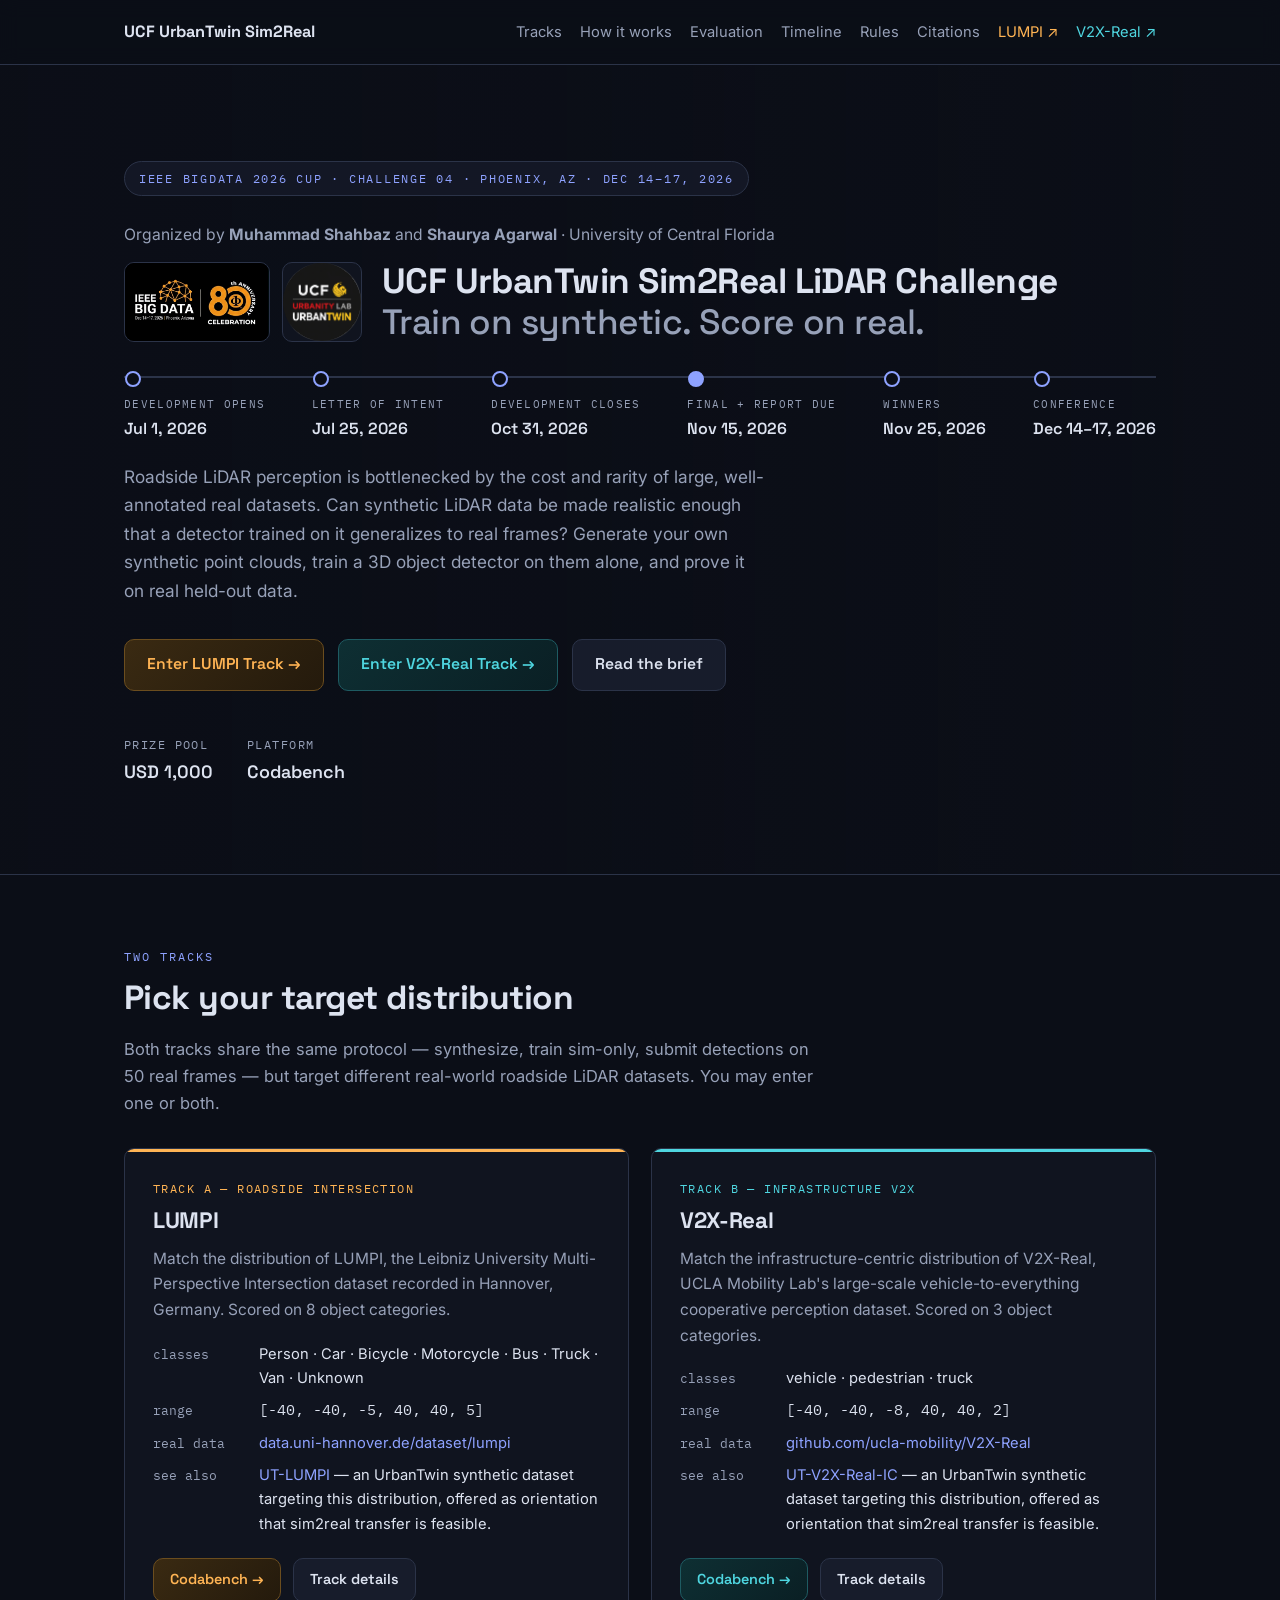
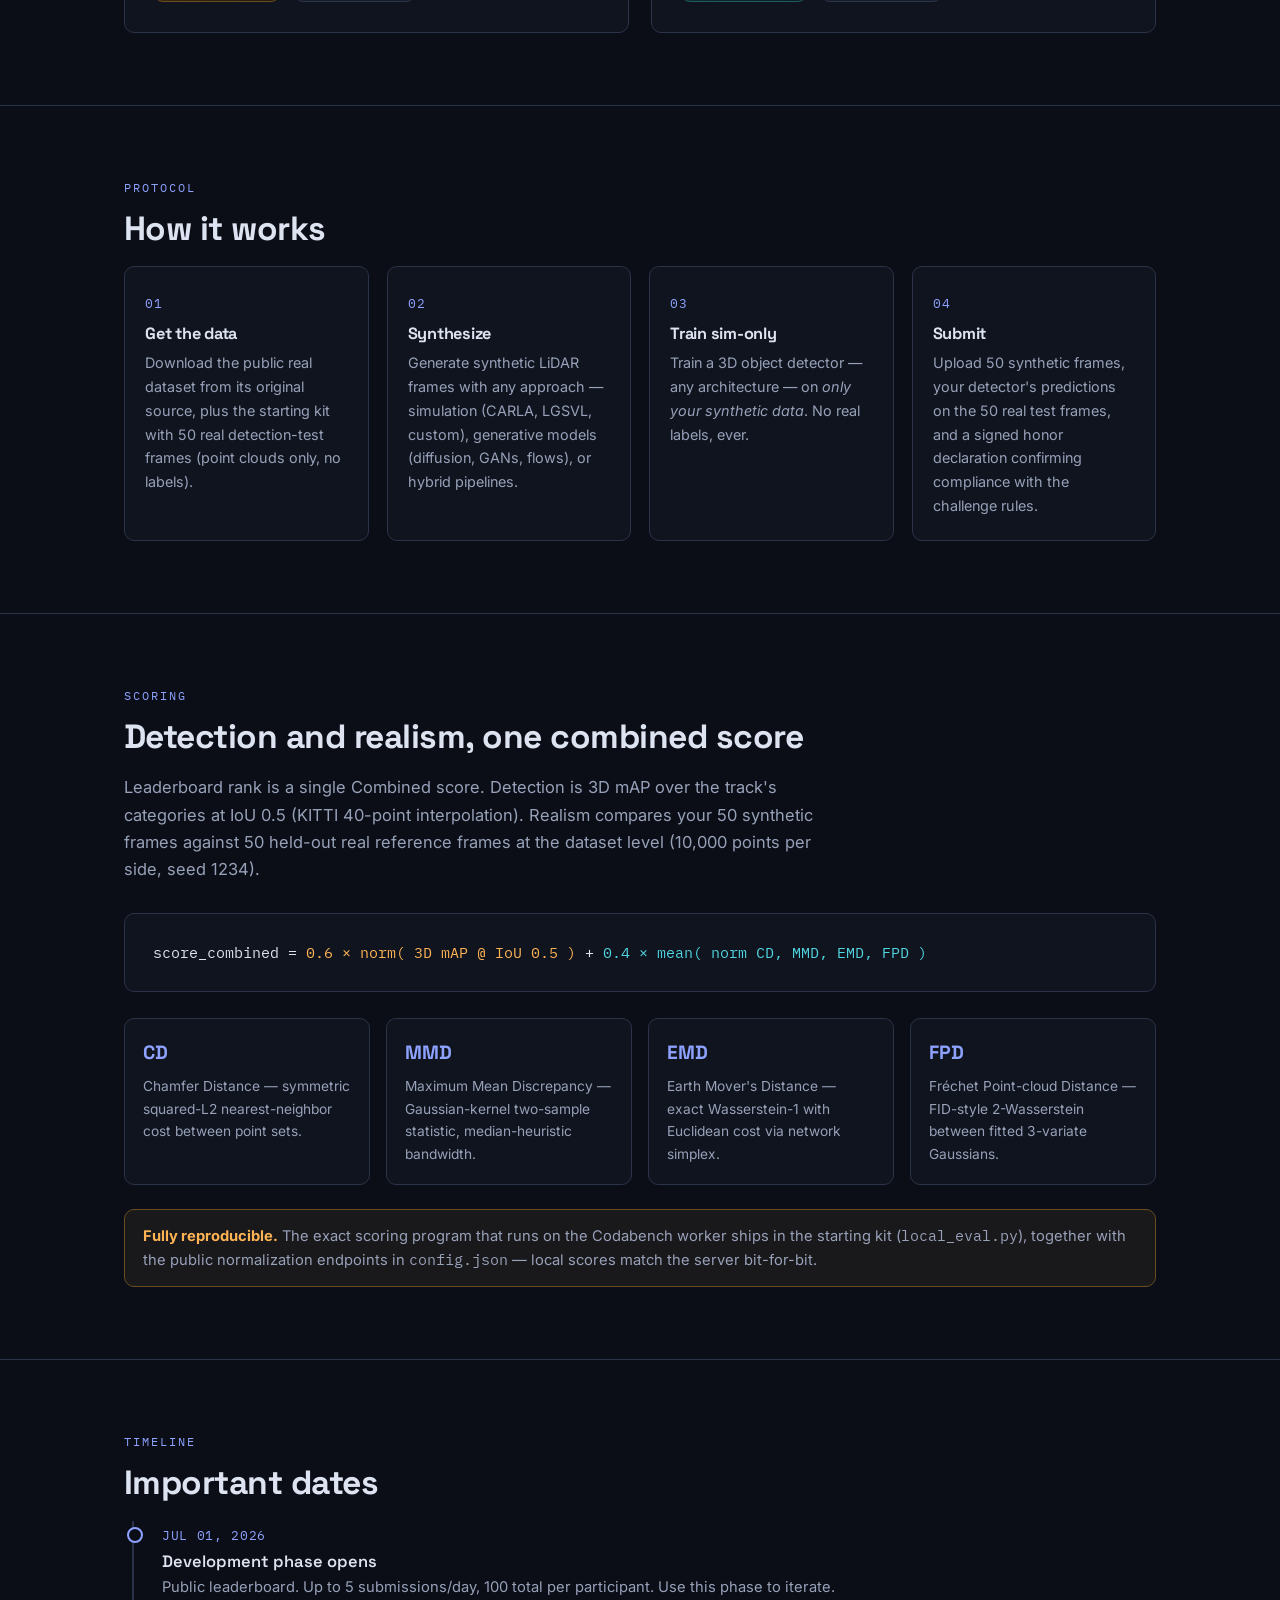
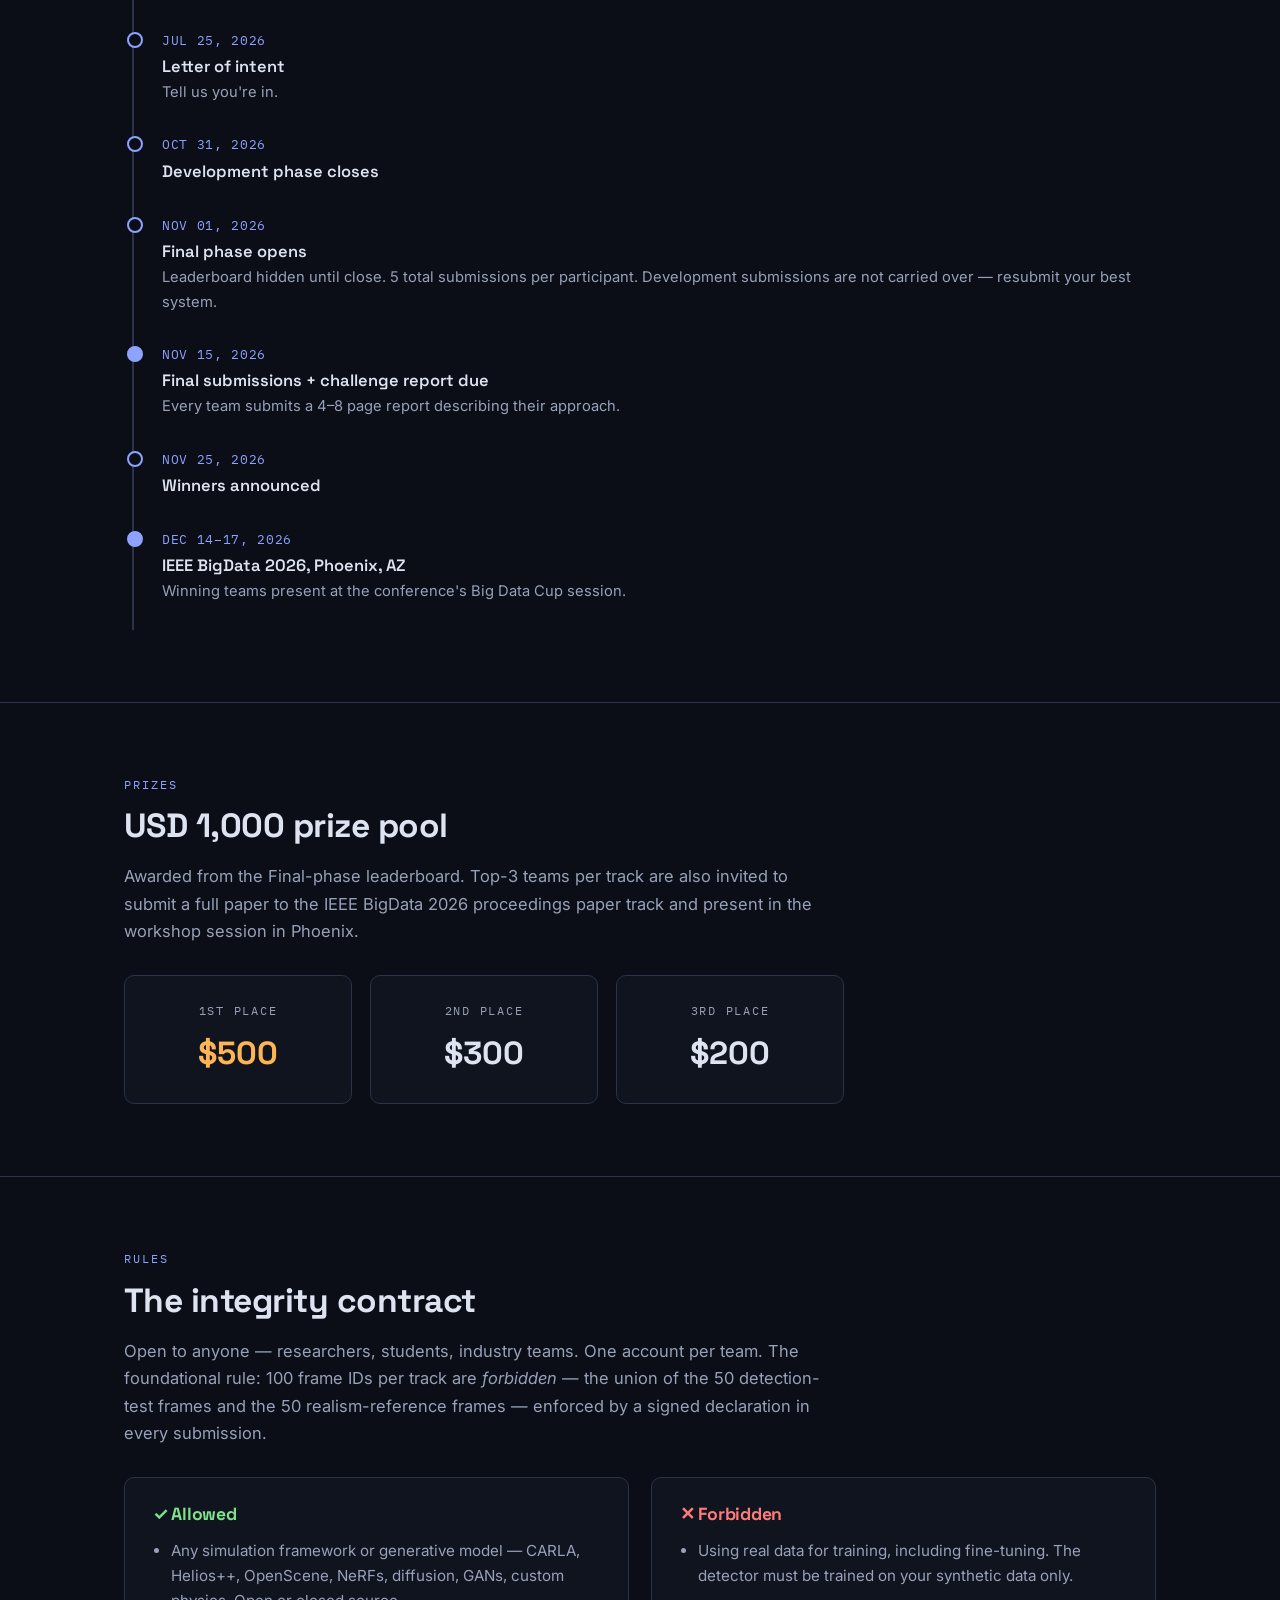
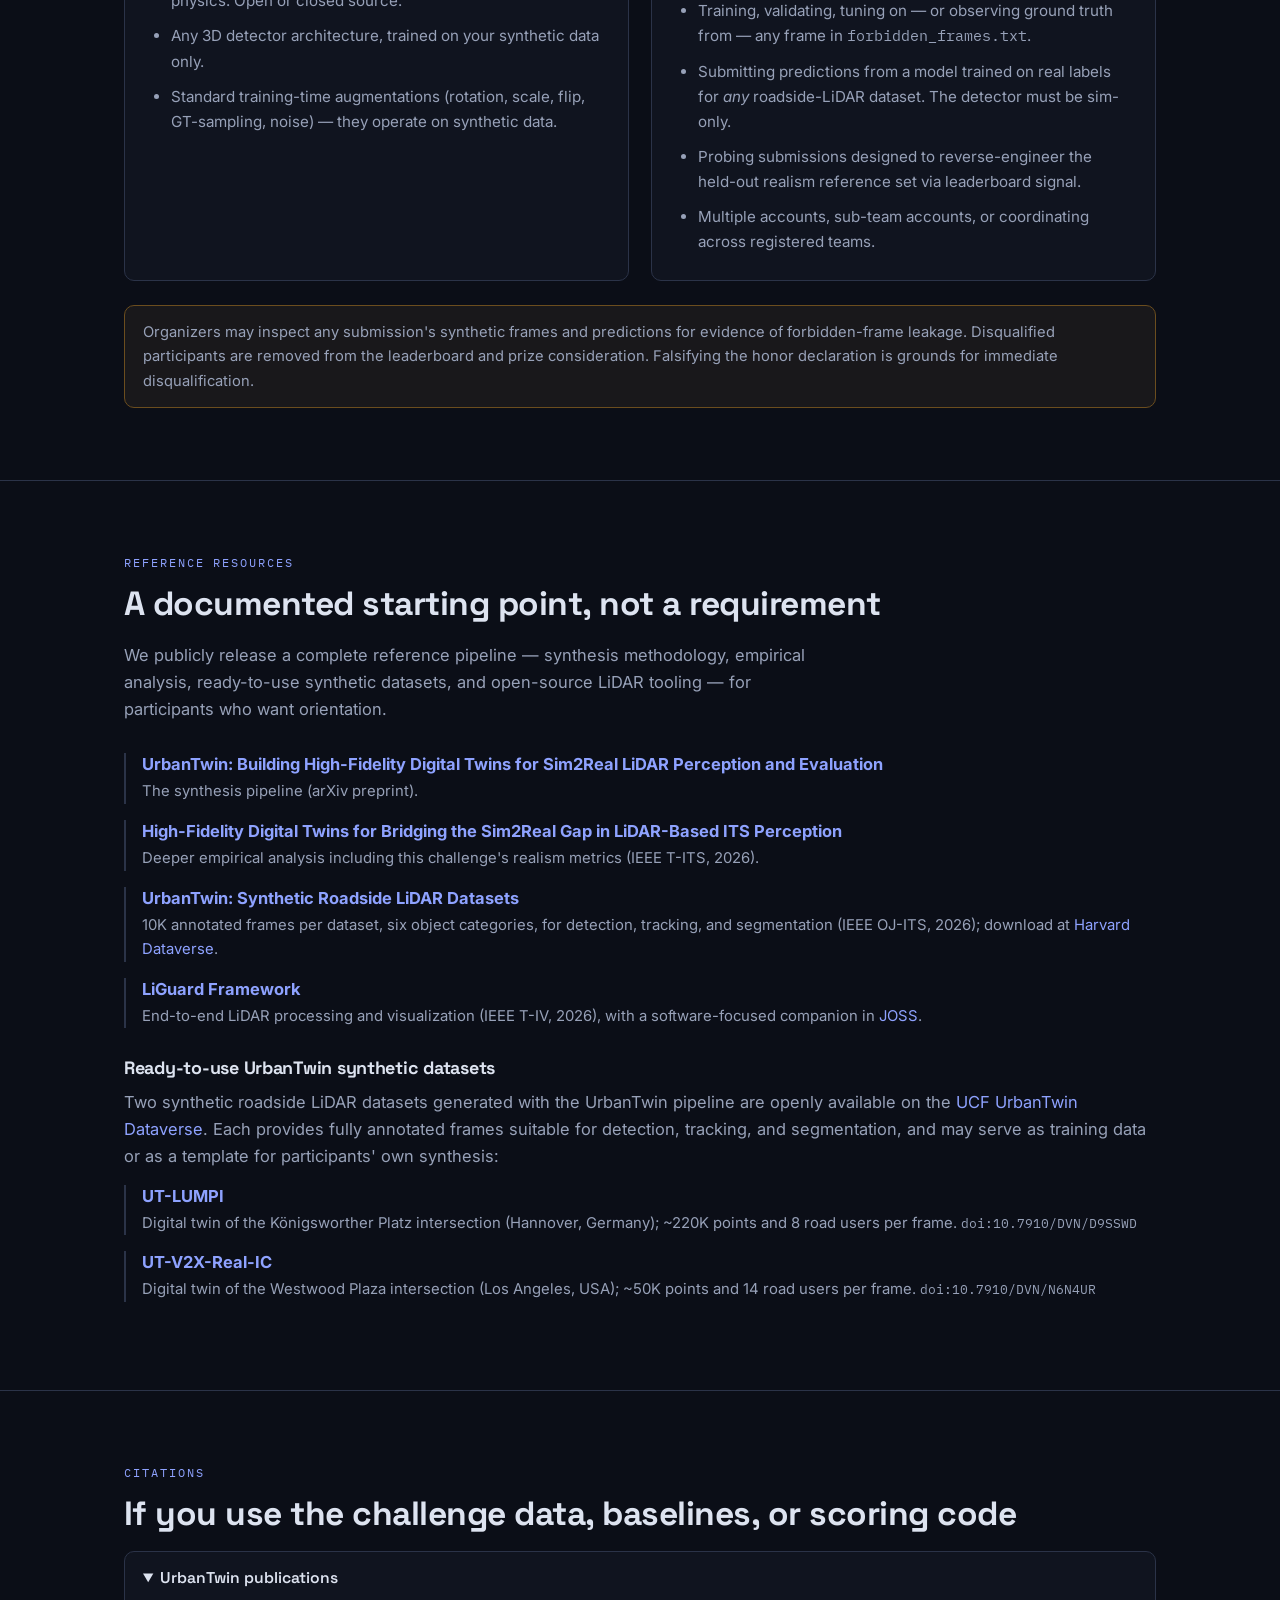
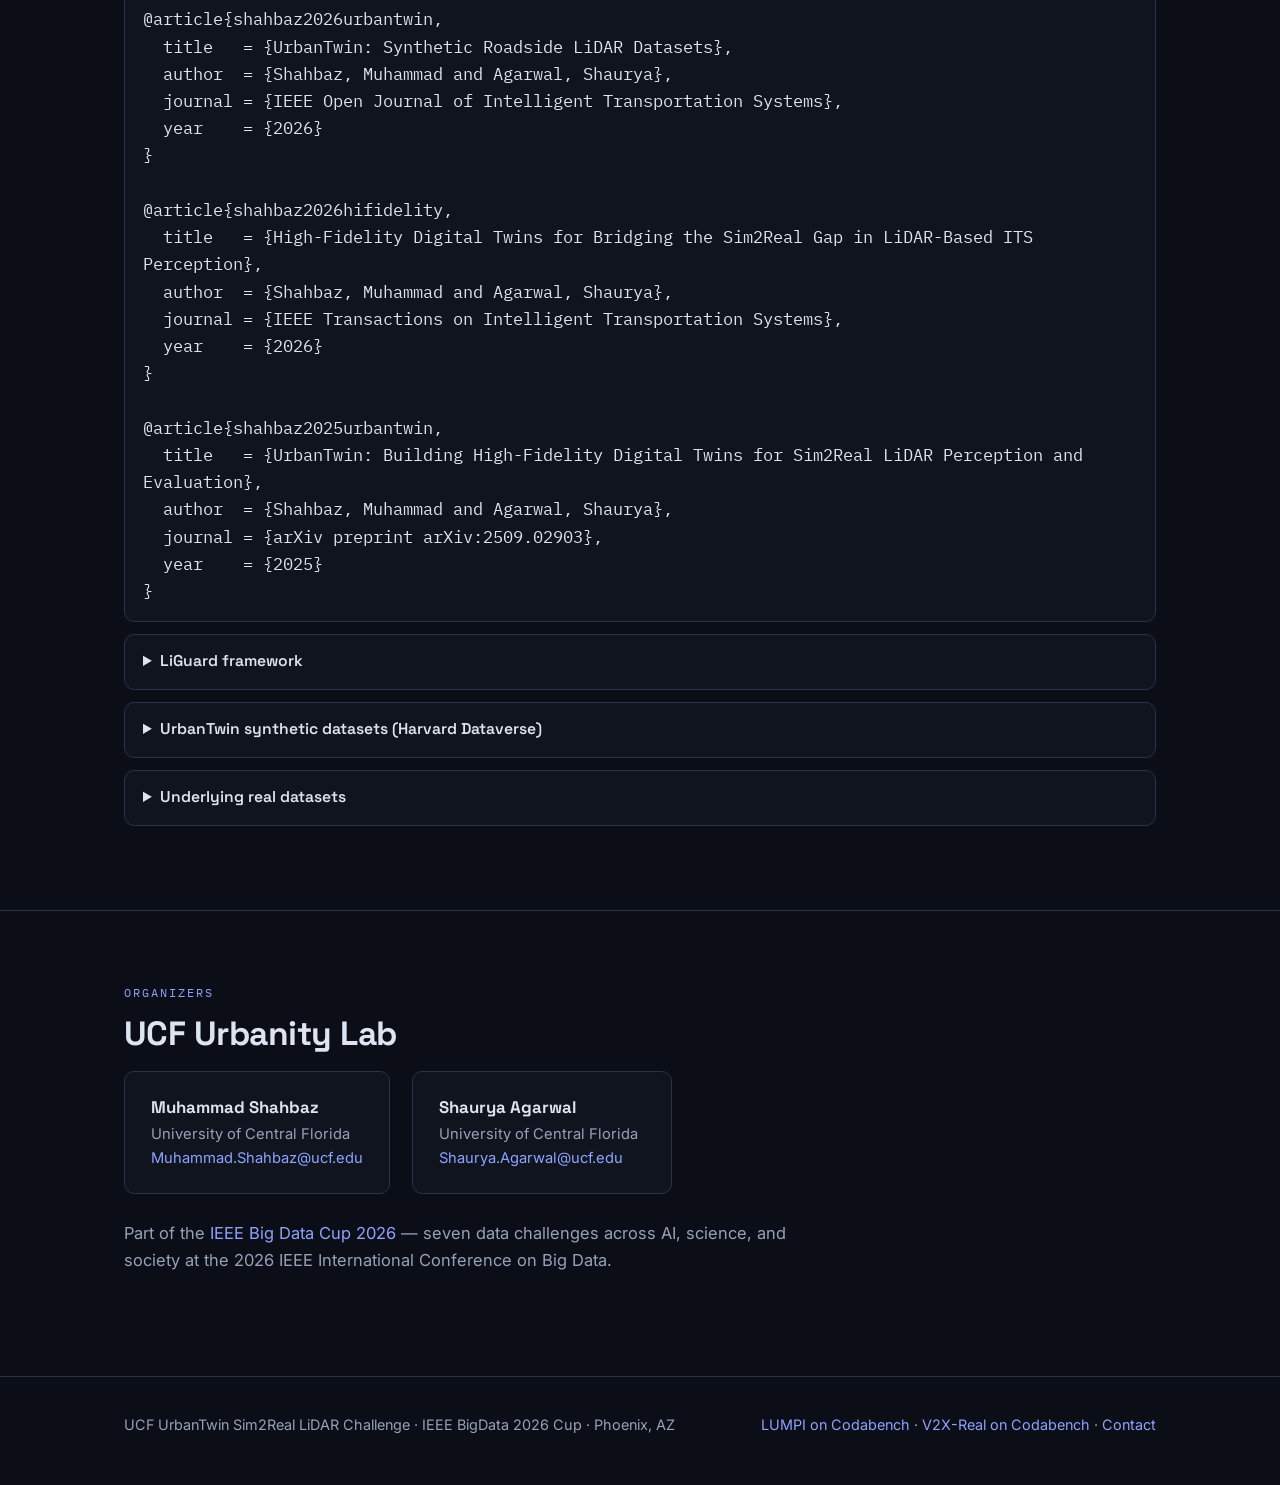
<file: index.html>
<!DOCTYPE html>
<html lang="en">
<head>
<meta charset="utf-8">
<meta name="viewport" content="width=device-width, initial-scale=1">
<title>UCF UrbanTwin Sim2Real LiDAR Challenge — IEEE BigData 2026 Cup | Muhammad Shahbaz &amp; Shaurya Agarwal, University of Central Florida</title>
<meta name="description" content="Synthesize LiDAR data, train detectors on synthetic frames only, and evaluate on real held-out data. Two tracks (LUMPI, V2X-Real) at the IEEE BigData 2026 Cup, Phoenix, AZ.">
<link rel="icon" type="image/png" href="urbanity-urbantwin.png">
<link rel="preconnect" href="https://fonts.googleapis.com">
<link rel="preconnect" href="https://fonts.gstatic.com" crossorigin>
<link href="https://fonts.googleapis.com/css2?family=Space+Grotesk:wght@500;600;700&family=Inter:wght@400;500;600&family=IBM+Plex+Mono:wght@400;500&display=swap" rel="stylesheet">
<link rel="stylesheet" href="style.css">
</head>
<body>

<nav class="nav">
  <div class="nav-inner">
    <a class="nav-brand" href="index.html">UCF UrbanTwin&nbsp;Sim2Real</a>
    <div class="nav-links">
      <a href="#tracks">Tracks</a>
      <a href="#how">How it works</a>
      <a href="#evaluation">Evaluation</a>
      <a href="#timeline">Timeline</a>
      <a href="#rules">Rules</a>
      <a href="#citations">Citations</a>
      <a class="track-lumpi" href="lumpi.html">LUMPI ↗</a>
      <a class="track-v2x" href="v2x.html">V2X-Real ↗</a>
    </div>
  </div>
</nav>

<header class="hero">
  <div class="hero-bg" aria-hidden="true">
    <div class="cell lumpi-cell"><img src="fig-lumpi-real.png" alt=""><span class="cell-label">LUMPI · Real</span></div>
    <div class="cell lumpi-cell"><img src="fig-lumpi-syn.png" alt=""><span class="cell-label">LUMPI · UrbanTwin Synthetic</span></div>
    <div class="cell v2x-cell"><img src="fig-v2x-real.png" alt=""><span class="cell-label">V2X-Real · Real</span></div>
    <div class="cell v2x-cell"><img src="fig-v2x-syn.png" alt=""><span class="cell-label">V2X-Real · UrbanTwin Synthetic</span></div>
  </div>
  <div class="hero-shade" aria-hidden="true"></div>
  <div class="hero-inner">
    <span class="eyebrow">IEEE BigData 2026 Cup · Challenge 04 · Phoenix, AZ · Dec 14–17, 2026</span>
    <p class="sub org-line">Organized by <strong>Muhammad Shahbaz</strong> and <strong>Shaurya Agarwal</strong> · University of Central Florida</p>
    <div class="title-row">
      <div class="logo-strip">
        <a href="https://bigdataieee.org/BigData2026/"><img src="ieee-bigdata-logo.png" alt="IEEE Big Data 2026 — Dec 14–17, 2026, Phoenix, Arizona — 80th Anniversary Celebration"></a>
        <img src="urbanity-urbantwin.png" alt="UCF Urbanity Lab — UrbanTwin">
      </div>
      <h1>UCF UrbanTwin Sim2Real LiDAR Challenge<br><span class="thin">Train on synthetic. Score on real.</span></h1>
    </div>
    <div class="hero-facts hero-dates">
      <div class="fact"><div class="k">Development opens</div><div class="v">Jul 1, 2026</div></div>
      <div class="fact"><div class="k">Letter of intent</div><div class="v">Jul 25, 2026</div></div>
      <div class="fact"><div class="k">Development closes</div><div class="v">Oct 31, 2026</div></div>
      <div class="fact"><div class="k">Final + report due</div><div class="v">Nov 15, 2026</div></div>
      <div class="fact"><div class="k">Winners</div><div class="v">Nov 25, 2026</div></div>
      <div class="fact"><div class="k">Conference</div><div class="v">Dec 14–17, 2026</div></div>
    </div>
    <p class="sub">
      Roadside LiDAR perception is bottlenecked by the cost and rarity of large, well-annotated real
      datasets. Can synthetic LiDAR data be made realistic enough that a detector trained on it
      generalizes to real frames? Generate your own synthetic point clouds, train a 3D object
      detector on them alone, and prove it on real held-out data.
    </p>
    <div class="hero-ctas">
      <a class="btn btn-lumpi" href="https://www.codabench.org/competitions/16684/">Enter LUMPI Track →</a>
      <a class="btn btn-v2x" href="https://www.codabench.org/competitions/16685/">Enter V2X-Real Track →</a>
      <a class="btn" href="#how">Read the brief</a>
    </div>
    <div class="hero-facts">
      <div class="fact"><div class="k">Prize pool</div><div class="v">USD 1,000</div></div>
      <div class="fact"><div class="k">Platform</div><div class="v">Codabench</div></div>
    </div>

  </div>
</header>

<main>

<section id="tracks">
  <div class="wrap">
    <div class="sec-label">Two tracks</div>
    <h2>Pick your target distribution</h2>
    <p class="lede">Both tracks share the same protocol — synthesize, train sim-only, submit detections on 50 real frames — but target different real-world roadside LiDAR datasets. You may enter one or both.</p>
    <div class="tracks">
      <div class="track-card lumpi">
        <span class="tag">Track A — Roadside intersection</span>
        <h3>LUMPI</h3>
        <p>Match the distribution of LUMPI, the Leibniz University Multi-Perspective Intersection dataset recorded in Hannover, Germany. Scored on 8 object categories.</p>
        <div class="track-meta">
          <div><span class="mk">classes</span><span>Person · Car · Bicycle · Motorcycle · Bus · Truck · Van · Unknown</span></div>
          <div><span class="mk">range</span><span class="mono">[-40, -40, -5, 40, 40, 5]</span></div>
          <div><span class="mk">real data</span><span><a href="https://data.uni-hannover.de/dataset/lumpi">data.uni-hannover.de/dataset/lumpi</a></span></div>
          <div><span class="mk">see also</span><span><a href="https://doi.org/10.7910/DVN/D9SSWD">UT-LUMPI</a> — an UrbanTwin synthetic dataset targeting this distribution, offered as orientation that sim2real transfer is feasible.</span></div>
        </div>
        <div class="track-actions">
          <a class="btn btn-sm btn-lumpi" href="https://www.codabench.org/competitions/16684/">Codabench →</a>
          <a class="btn btn-sm" href="lumpi.html">Track details</a>
        </div>
      </div>
      <div class="track-card v2x">
        <span class="tag">Track B — Infrastructure V2X</span>
        <h3>V2X-Real</h3>
        <p>Match the infrastructure-centric distribution of V2X-Real, UCLA Mobility Lab's large-scale vehicle-to-everything cooperative perception dataset. Scored on 3 object categories.</p>
        <div class="track-meta">
          <div><span class="mk">classes</span><span>vehicle · pedestrian · truck</span></div>
          <div><span class="mk">range</span><span class="mono">[-40, -40, -8, 40, 40, 2]</span></div>
          <div><span class="mk">real data</span><span><a href="https://github.com/ucla-mobility/V2X-Real">github.com/ucla-mobility/V2X-Real</a></span></div>
          <div><span class="mk">see also</span><span><a href="https://doi.org/10.7910/DVN/N6N4UR">UT-V2X-Real-IC</a> — an UrbanTwin synthetic dataset targeting this distribution, offered as orientation that sim2real transfer is feasible.</span></div>
        </div>
        <div class="track-actions">
          <a class="btn btn-sm btn-v2x" href="https://www.codabench.org/competitions/16685/">Codabench →</a>
          <a class="btn btn-sm" href="v2x.html">Track details</a>
        </div>
      </div>
    </div>
  </div>
</section>

<section id="how">
  <div class="wrap">
    <div class="sec-label">Protocol</div>
    <h2>How it works</h2>
    <div class="steps">
      <div class="step">
        <h4>Get the data</h4>
        <p>Download the public real dataset from its original source, plus the starting kit with 50 real detection-test frames (point clouds only, no labels).</p>
      </div>
      <div class="step">
        <h4>Synthesize</h4>
        <p>Generate synthetic LiDAR frames with any approach — simulation (CARLA, LGSVL, custom), generative models (diffusion, GANs, flows), or hybrid pipelines.</p>
      </div>
      <div class="step">
        <h4>Train sim-only</h4>
        <p>Train a 3D object detector — any architecture — on <em>only your synthetic data</em>. No real labels, ever.</p>
      </div>
      <div class="step">
        <h4>Submit</h4>
        <p>Upload 50 synthetic frames, your detector's predictions on the 50 real test frames, and a signed honor declaration confirming compliance with the challenge rules.</p>
      </div>
    </div>
  </div>
</section>

<section id="evaluation">
  <div class="wrap">
    <div class="sec-label">Scoring</div>
    <h2>Detection and realism, one combined score</h2>
    <p class="lede">Leaderboard rank is a single Combined score. Detection is 3D mAP over the track's categories at IoU 0.5 (KITTI 40-point interpolation). Realism compares your 50 synthetic frames against 50 held-out real reference frames at the dataset level (10,000 points per side, seed 1234).</p>
    <div class="score-formula">score_combined = <span class="w60">0.6 × norm( 3D mAP @ IoU 0.5 )</span> + <span class="w40">0.4 × mean( norm CD, MMD, EMD, FPD )</span></div>
    <div class="metric-grid">
      <div class="metric"><div class="abbr">CD</div><p>Chamfer Distance — symmetric squared-L2 nearest-neighbor cost between point sets.</p></div>
      <div class="metric"><div class="abbr">MMD</div><p>Maximum Mean Discrepancy — Gaussian-kernel two-sample statistic, median-heuristic bandwidth.</p></div>
      <div class="metric"><div class="abbr">EMD</div><p>Earth Mover's Distance — exact Wasserstein-1 with Euclidean cost via network simplex.</p></div>
      <div class="metric"><div class="abbr">FPD</div><p>Fréchet Point-cloud Distance — FID-style 2-Wasserstein between fitted 3-variate Gaussians.</p></div>
    </div>
    <p class="notice"><strong>Fully reproducible.</strong> The exact scoring program that runs on the Codabench worker ships in the starting kit (<code class="mono">local_eval.py</code>), together with the public normalization endpoints in <code class="mono">config.json</code> — local scores match the server bit-for-bit.</p>
  </div>
</section>

<section id="timeline">
  <div class="wrap">
    <div class="sec-label">Timeline</div>
    <h2>Important dates</h2>
    <ul class="timeline">
      <li><span class="date">JUL 01, 2026</span><div class="what">Development phase opens</div><div class="note">Public leaderboard. Up to 5 submissions/day, 100 total per participant. Use this phase to iterate.</div></li>
      <li><span class="date">JUL 25, 2026</span><div class="what">Letter of intent</div><div class="note">Tell us you're in.</div></li>
      <li><span class="date">OCT 31, 2026</span><div class="what">Development phase closes</div></li>
      <li><span class="date">NOV 01, 2026</span><div class="what">Final phase opens</div><div class="note">Leaderboard hidden until close. 5 total submissions per participant. Development submissions are not carried over — resubmit your best system.</div></li>
      <li class="milestone"><span class="date">NOV 15, 2026</span><div class="what">Final submissions + challenge report due</div><div class="note">Every team submits a 4–8 page report describing their approach.</div></li>
      <li><span class="date">NOV 25, 2026</span><div class="what">Winners announced</div></li>
      <li class="milestone"><span class="date">DEC 14–17, 2026</span><div class="what">IEEE BigData 2026, Phoenix, AZ</div><div class="note">Winning teams present at the conference's Big Data Cup session.</div></li>
    </ul>
  </div>
</section>

<section id="prizes">
  <div class="wrap">
    <div class="sec-label">Prizes</div>
    <h2>USD 1,000 prize pool</h2>
    <p class="lede">Awarded from the Final-phase leaderboard. Top-3 teams per track are also invited to submit a full paper to the IEEE BigData 2026 proceedings paper track and present in the workshop session in Phoenix.</p>
    <div class="prizes">
      <div class="prize"><div class="place">1st place</div><div class="amount">$500</div></div>
      <div class="prize"><div class="place">2nd place</div><div class="amount">$300</div></div>
      <div class="prize"><div class="place">3rd place</div><div class="amount">$200</div></div>
    </div>
  </div>
</section>

<section id="rules">
  <div class="wrap">
    <div class="sec-label">Rules</div>
    <h2>The integrity contract</h2>
    <p class="lede">Open to anyone — researchers, students, industry teams. One account per team. The foundational rule: 100 frame IDs per track are <em>forbidden</em> — the union of the 50 detection-test frames and the 50 realism-reference frames — enforced by a signed declaration in every submission.</p>
    <div class="rule-cols">
      <div class="rule-box allowed">
        <h3>✓ Allowed</h3>
        <ul>
          <li>Any simulation framework or generative model — CARLA, Helios++, OpenScene, NeRFs, diffusion, GANs, custom physics. Open or closed source.</li>
          <li>Any 3D detector architecture, trained on your synthetic data only.</li>
          <li>Standard training-time augmentations (rotation, scale, flip, GT-sampling, noise) — they operate on synthetic data.</li>
        </ul>
      </div>
      <div class="rule-box forbidden">
        <h3>✕ Forbidden</h3>
        <ul>
          <li>Using real data for training, including fine-tuning. The detector must be trained on your synthetic data only.</li>
          <li>Training, validating, tuning on — or observing ground truth from — any frame in <code class="mono">forbidden_frames.txt</code>.</li>
          <li>Submitting predictions from a model trained on real labels for <em>any</em> roadside-LiDAR dataset. The detector must be sim-only.</li>
          <li>Probing submissions designed to reverse-engineer the held-out realism reference set via leaderboard signal.</li>
          <li>Multiple accounts, sub-team accounts, or coordinating across registered teams.</li>
        </ul>
      </div>
    </div>
    <p class="notice">Organizers may inspect any submission's synthetic frames and predictions for evidence of forbidden-frame leakage. Disqualified participants are removed from the leaderboard and prize consideration. Falsifying the honor declaration is grounds for immediate disqualification.</p>
  </div>
</section>

<section id="resources">
  <div class="wrap">
    <div class="sec-label">Reference resources</div>
    <h2>A documented starting point, not a requirement</h2>
    <p class="lede">We publicly release a complete reference pipeline — synthesis methodology, empirical analysis, ready-to-use synthetic datasets, and open-source LiDAR tooling — for participants who want orientation.</p>
    <div class="content">
      <ul class="ref-list">
        <li>
          <a href="https://arxiv.org/pdf/2509.02903"><strong>UrbanTwin: Building High-Fidelity Digital Twins for Sim2Real LiDAR Perception and Evaluation</strong></a>
          <span class="ref-desc">The synthesis pipeline (arXiv preprint).</span>
        </li>
        <li>
          <a href="https://scholar.google.com/scholar?oi=bibs&cluster=6844982498826808010&btnI=1&hl=en"><strong>High-Fidelity Digital Twins for Bridging the Sim2Real Gap in LiDAR-Based ITS Perception</strong></a>
          <span class="ref-desc">Deeper empirical analysis including this challenge's realism metrics (IEEE T-ITS, 2026).</span>
        </li>
        <li>
          <a href="https://ieeexplore.ieee.org/iel8/8784355/8957420/11357520.pdf"><strong>UrbanTwin: Synthetic Roadside LiDAR Datasets</strong></a>
          <span class="ref-desc">10K annotated frames per dataset, six object categories, for detection, tracking, and segmentation (IEEE OJ-ITS, 2026); download at <a href="https://dataverse.harvard.edu/dataverse/ucf-ut">Harvard Dataverse</a>.</span>
        </li>
        <li>
          <a href="https://ieeexplore.ieee.org/document/11498694"><strong>LiGuard Framework</strong></a>
          <span class="ref-desc">End-to-end LiDAR processing and visualization (IEEE T-IV, 2026), with a software-focused companion in <a href="https://joss.theoj.org/papers/10.21105/joss.06751.pdf">JOSS</a>.</span>
        </li>
      </ul>
      <h3 style="margin-top:30px">Ready-to-use UrbanTwin synthetic datasets</h3>
      <p>Two synthetic roadside LiDAR datasets generated with the UrbanTwin pipeline are openly available on the <a href="https://dataverse.harvard.edu/dataverse/ucf-ut">UCF UrbanTwin Dataverse</a>. Each provides fully annotated frames suitable for detection, tracking, and segmentation, and may serve as training data or as a template for participants' own synthesis:</p>
      <ul class="ref-list">
        <li>
          <a href="https://doi.org/10.7910/DVN/D9SSWD"><strong>UT-LUMPI</strong></a>
          <span class="ref-desc">Digital twin of the Königsworther Platz intersection (Hannover, Germany); ~220K points and 8 road users per frame. <span class="mono" style="font-size:0.9em">doi:10.7910/DVN/D9SSWD</span></span>
        </li>
        <li>
          <a href="https://doi.org/10.7910/DVN/N6N4UR"><strong>UT-V2X-Real-IC</strong></a>
          <span class="ref-desc">Digital twin of the Westwood Plaza intersection (Los Angeles, USA); ~50K points and 14 road users per frame. <span class="mono" style="font-size:0.9em">doi:10.7910/DVN/N6N4UR</span></span>
        </li>
      </ul>
    </div>
  </div>
</section>

<section id="citations">
  <div class="wrap">
    <div class="sec-label">Citations</div>
    <h2>If you use the challenge data, baselines, or scoring code</h2>
    <details class="bib" open>
      <summary>UrbanTwin publications</summary>
      <pre>@article{shahbaz2026urbantwin,
  title   = {UrbanTwin: Synthetic Roadside LiDAR Datasets},
  author  = {Shahbaz, Muhammad and Agarwal, Shaurya},
  journal = {IEEE Open Journal of Intelligent Transportation Systems},
  year    = {2026}
}

@article{shahbaz2026hifidelity,
  title   = {High-Fidelity Digital Twins for Bridging the Sim2Real Gap in LiDAR-Based ITS Perception},
  author  = {Shahbaz, Muhammad and Agarwal, Shaurya},
  journal = {IEEE Transactions on Intelligent Transportation Systems},
  year    = {2026}
}

@article{shahbaz2025urbantwin,
  title   = {UrbanTwin: Building High-Fidelity Digital Twins for Sim2Real LiDAR Perception and Evaluation},
  author  = {Shahbaz, Muhammad and Agarwal, Shaurya},
  journal = {arXiv preprint arXiv:2509.02903},
  year    = {2025}
}</pre>
    </details>
    <details class="bib">
      <summary>LiGuard framework</summary>
      <pre>@article{shahbaz2026liguard,
  title   = {LiGuard: A Streamlined Open-Source Framework for Rapid \& Interactive Lidar Research},
  author  = {Shahbaz, Muhammad and Agarwal, Shaurya},
  journal = {IEEE Transactions on Intelligent Vehicles},
  year    = {2026}
}

@article{shahbaz2025liguardjoss,
  title   = {LiGuard: Interactively and Rapidly Create Point-Cloud and Image Processing Pipelines},
  author  = {Shahbaz, Muhammad and Agarwal, Shaurya},
  journal = {Journal of Open Source Software},
  volume  = {10},
  number  = {110},
  pages   = {6751},
  year    = {2025},
  doi     = {10.21105/joss.06751}
}</pre>
    </details>
    <details class="bib">
      <summary>UrbanTwin synthetic datasets (Harvard Dataverse)</summary>
      <pre>@data{shahbaz2025utlumpi,
  title     = {UT-LUMPI: Synthetic Roadside LiDAR Dataset},
  author    = {Shahbaz, Muhammad and Agarwal, Shaurya},
  publisher = {Harvard Dataverse},
  year      = {2025},
  doi       = {10.7910/DVN/D9SSWD}
}

@data{shahbaz2025utv2xreal,
  title     = {UT-V2X-Real-IC: Synthetic Roadside LiDAR Dataset},
  author    = {Shahbaz, Muhammad and Agarwal, Shaurya},
  publisher = {Harvard Dataverse},
  year      = {2025},
  doi       = {10.7910/DVN/N6N4UR}
}</pre>
    </details>
    <details class="bib">
      <summary>Underlying real datasets</summary>
      <pre>@inproceedings{busch2022lumpi,
  title     = {LUMPI: The Leibniz University Multi-Perspective Intersection Dataset},
  author    = {Busch, Steffen and Koetsier, Christian and Axmann, Jeldrik and Brenner, Claus},
  booktitle = {IEEE Intelligent Vehicles Symposium},
  year      = {2022}
}

@article{xiang2024v2xreal,
  title   = {V2X-Real: a Large-Scale Dataset for Vehicle-to-Everything Cooperative Perception},
  author  = {Xiang, Hao and others},
  journal = {ECCV},
  year    = {2024}
}</pre>
    </details>
  </div>
</section>

<section id="organizers">
  <div class="wrap">
    <div class="sec-label">Organizers</div>
    <h2>UCF Urbanity Lab</h2>
    <div class="orgs">
      <div class="org"><div class="name">Muhammad Shahbaz</div><div class="aff">University of Central Florida</div><div class="aff"><a href="mailto:Muhammad.Shahbaz@ucf.edu">Muhammad.Shahbaz@ucf.edu</a></div></div>
      <div class="org"><div class="name">Shaurya Agarwal</div><div class="aff">University of Central Florida</div><div class="aff"><a href="mailto:Shaurya.Agarwal@ucf.edu">Shaurya.Agarwal@ucf.edu</a></div></div>
    </div>
    <p class="lede" style="margin-top:26px">Part of the <a href="https://bigdataieee.org/BigData2026/cup/">IEEE Big Data Cup 2026</a> — seven data challenges across AI, science, and society at the 2026 IEEE International Conference on Big Data.</p>
  </div>
</section>

</main>

<footer>
  <div class="wrap">
    <div>UCF UrbanTwin Sim2Real LiDAR Challenge · IEEE BigData 2026 Cup · Phoenix, AZ</div>
    <div><a href="https://www.codabench.org/competitions/16684/">LUMPI on Codabench</a> · <a href="https://www.codabench.org/competitions/16685/">V2X-Real on Codabench</a> · <a href="mailto:Muhammad.Shahbaz@ucf.edu">Contact</a></div>
  </div>
</footer>

</body>
</html>
</file>
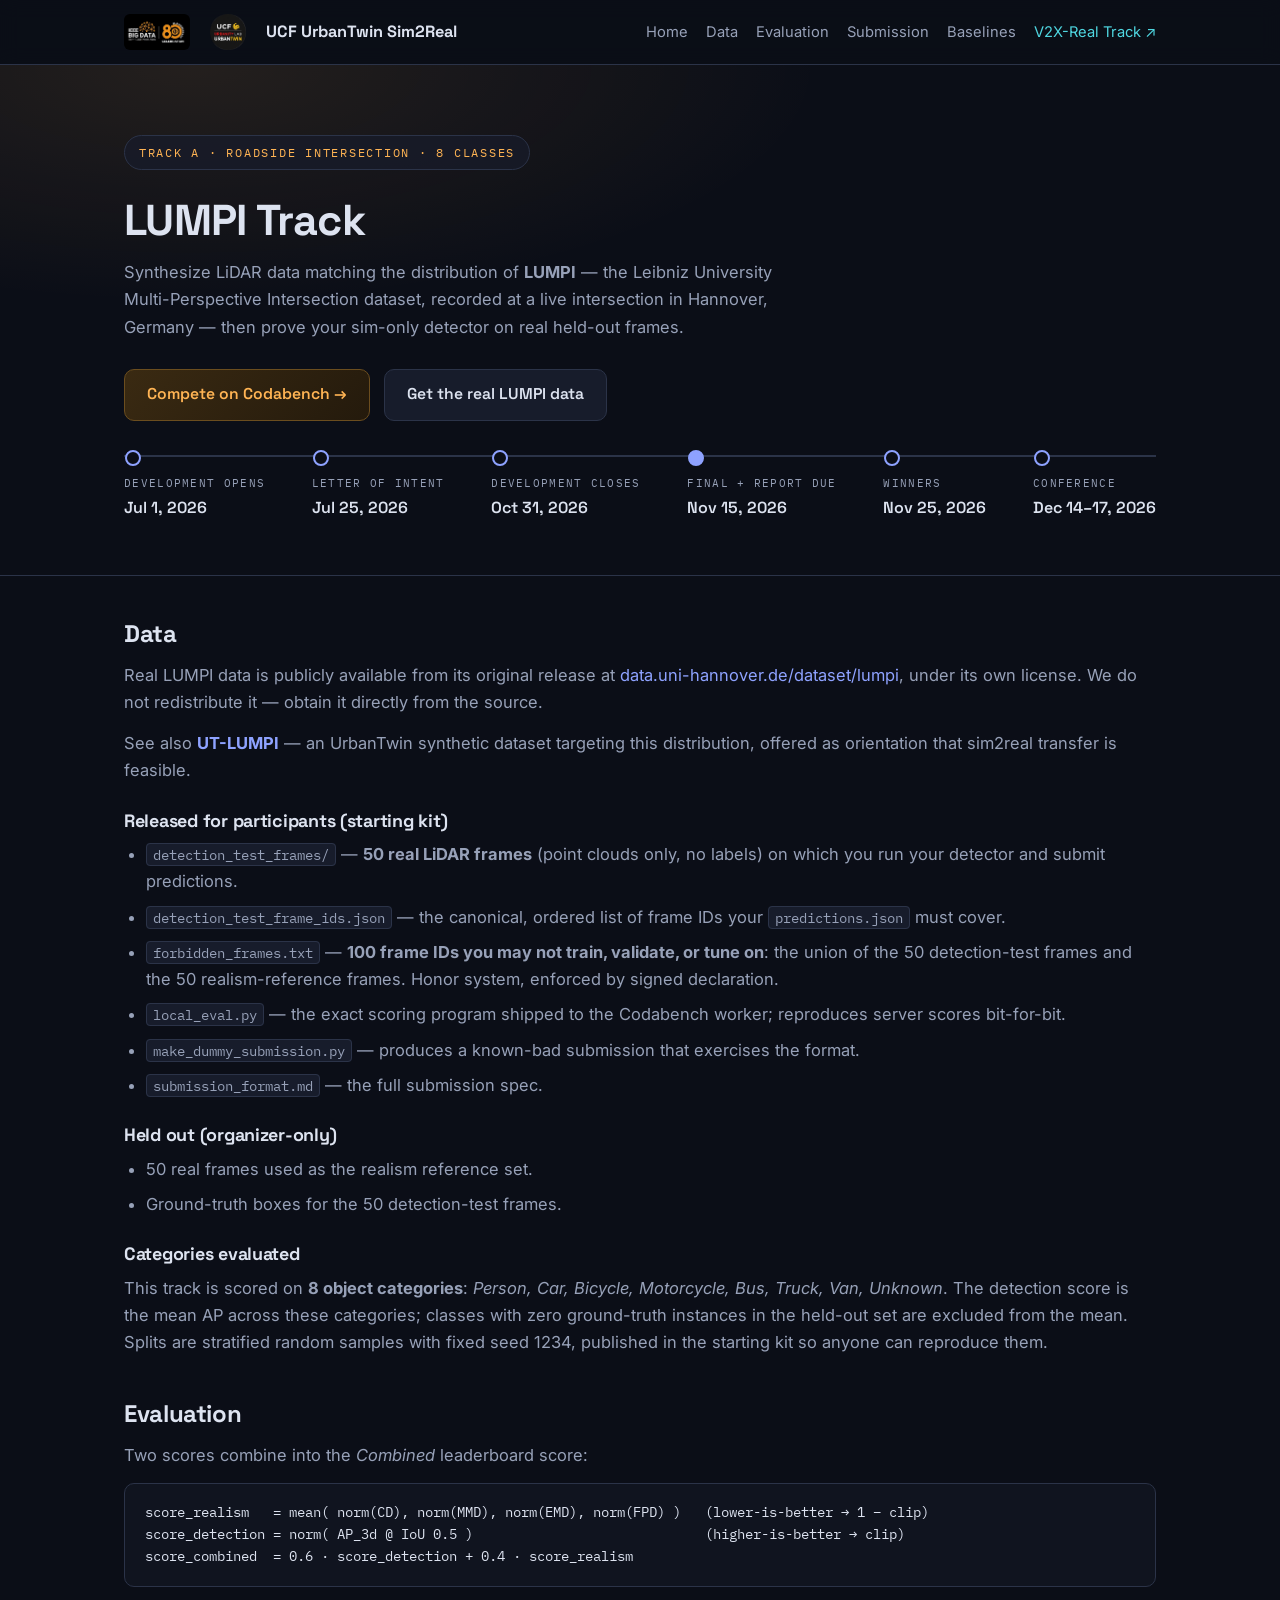
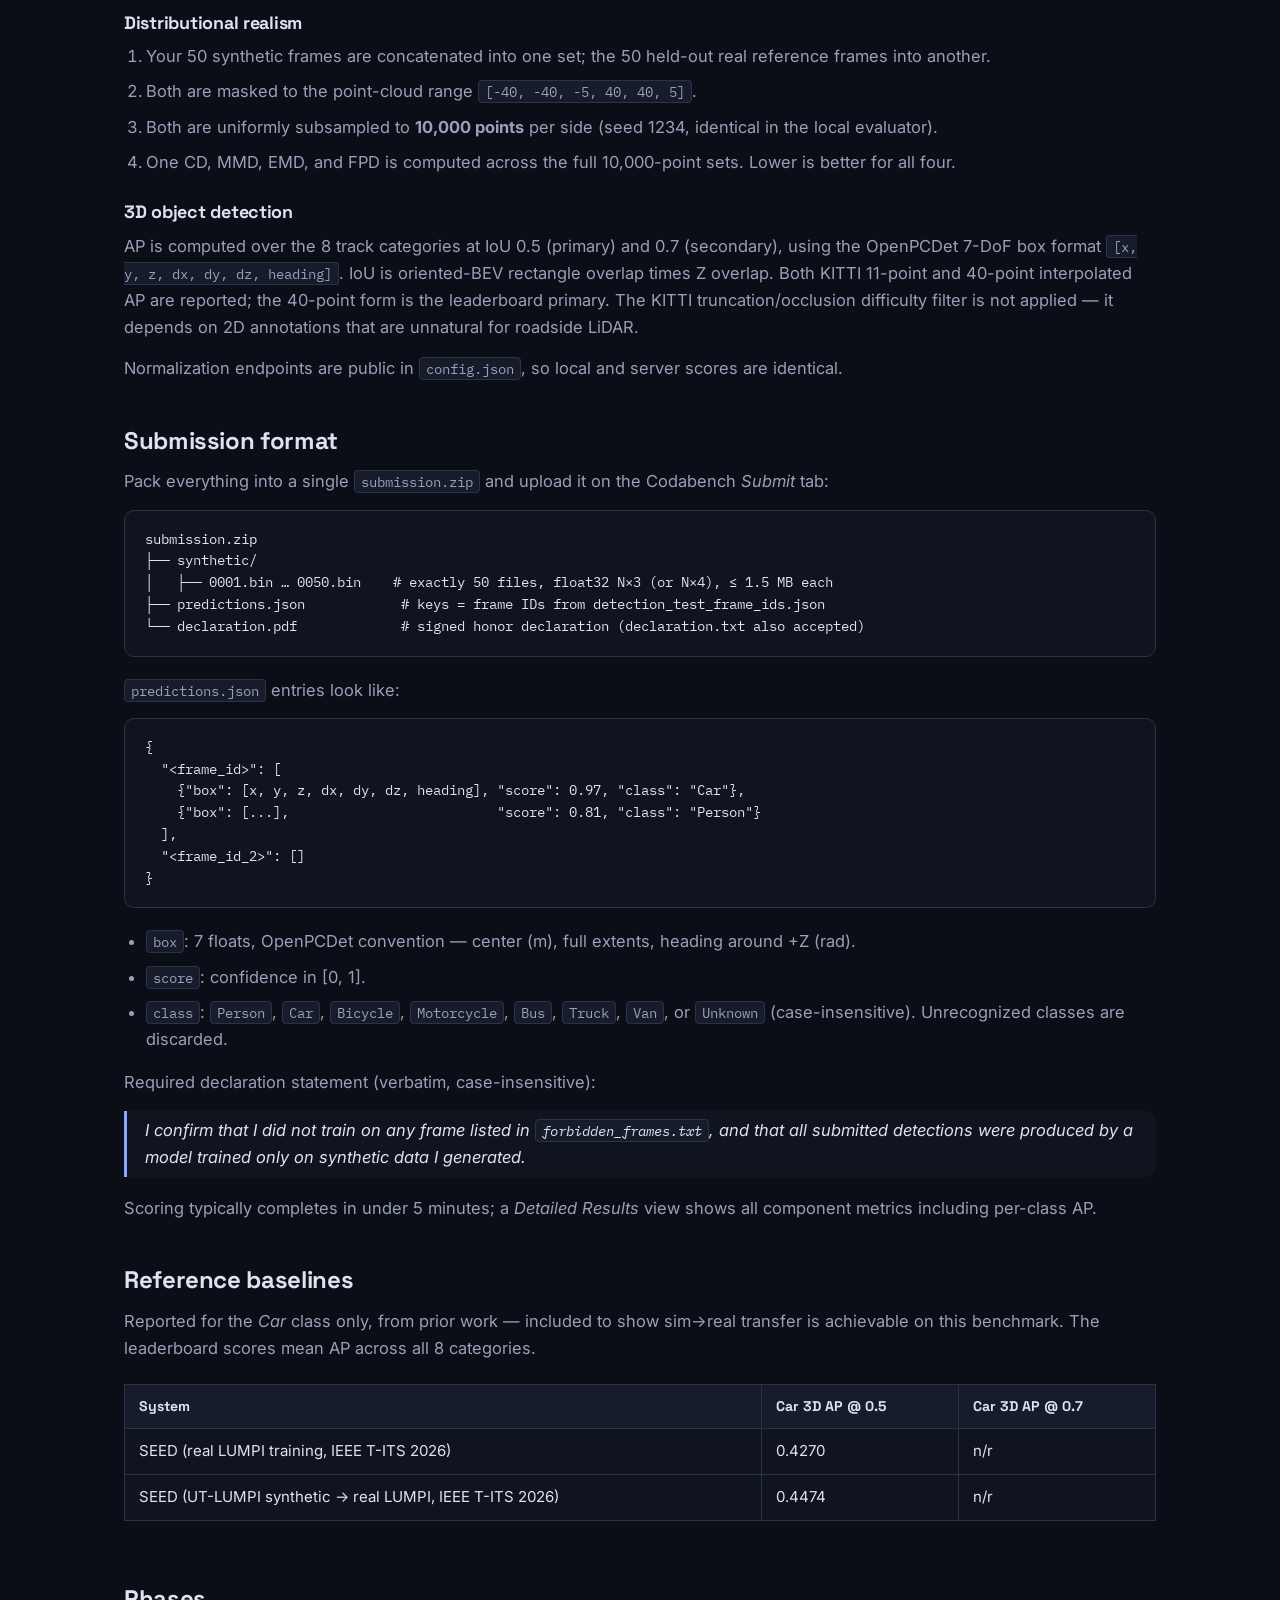
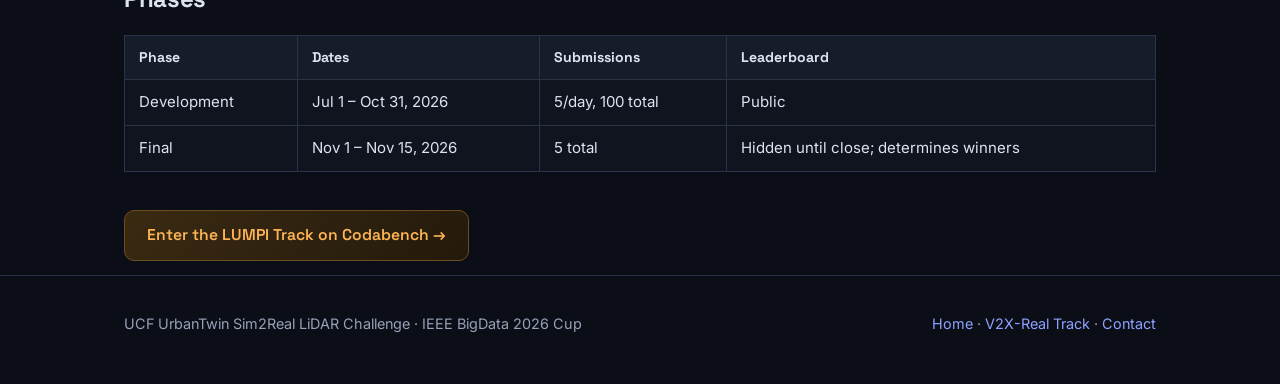
<file: lumpi.html>
<!DOCTYPE html>
<html lang="en">
<head>
<meta charset="utf-8">
<meta name="viewport" content="width=device-width, initial-scale=1">
<title>LUMPI Track — UCF UrbanTwin Sim2Real LiDAR Challenge | Muhammad Shahbaz &amp; Shaurya Agarwal, University of Central Florida</title>
<meta name="description" content="LUMPI Track of the UCF UrbanTwin Sim2Real LiDAR Challenge at IEEE BigData 2026 Cup: synthesize LiDAR matching the LUMPI Hannover intersection distribution.">
<link rel="icon" type="image/png" href="urbanity-urbantwin.png">
<link rel="preconnect" href="https://fonts.googleapis.com">
<link rel="preconnect" href="https://fonts.gstatic.com" crossorigin>
<link href="https://fonts.googleapis.com/css2?family=Space+Grotesk:wght@500;600;700&family=Inter:wght@400;500;600&family=IBM+Plex+Mono:wght@400;500&display=swap" rel="stylesheet">
<link rel="stylesheet" href="style.css">
</head>
<body>

<nav class="nav">
  <div class="nav-inner">
    <img class="nav-logo" src="ieee-bigdata-logo.png" alt="IEEE Big Data 2026"><img class="nav-logo" src="urbanity-urbantwin.png" alt="UCF Urbanity Lab — UrbanTwin"><a class="nav-brand" href="index.html">UCF UrbanTwin&nbsp;Sim2Real</a>
    <div class="nav-links">
      <a href="index.html">Home</a>
      <a href="#data">Data</a>
      <a href="#evaluation">Evaluation</a>
      <a href="#submission">Submission</a>
      <a href="#baselines">Baselines</a>
      <a class="track-v2x" href="v2x.html">V2X-Real Track ↗</a>
    </div>
  </div>
</nav>

<header class="track-hero lumpi">
  <div class="wrap">
    <span class="eyebrow lumpi">Track A · Roadside intersection · 8 classes</span>
    <h1>LUMPI Track</h1>
    <p class="sub">Synthesize LiDAR data matching the distribution of <strong>LUMPI</strong> — the Leibniz University Multi-Perspective Intersection dataset, recorded at a live intersection in Hannover, Germany — then prove your sim-only detector on real held-out frames.</p>
    <div class="hero-ctas">
      <a class="btn btn-lumpi" href="https://www.codabench.org/competitions/16684/">Compete on Codabench →</a>
      <a class="btn" href="https://data.uni-hannover.de/dataset/lumpi">Get the real LUMPI data</a>
    </div>
    <div class="hero-facts hero-dates">
      <div class="fact"><div class="k">Development opens</div><div class="v">Jul 1, 2026</div></div>
      <div class="fact"><div class="k">Letter of intent</div><div class="v">Jul 25, 2026</div></div>
      <div class="fact"><div class="k">Development closes</div><div class="v">Oct 31, 2026</div></div>
      <div class="fact"><div class="k">Final + report due</div><div class="v">Nov 15, 2026</div></div>
      <div class="fact"><div class="k">Winners</div><div class="v">Nov 25, 2026</div></div>
      <div class="fact"><div class="k">Conference</div><div class="v">Dec 14–17, 2026</div></div>
    </div>
  </div>
</header>

<main class="wrap content">

<h2 id="data">Data</h2>
<p>Real LUMPI data is publicly available from its original release at
<a href="https://data.uni-hannover.de/dataset/lumpi">data.uni-hannover.de/dataset/lumpi</a>, under its own license.
We do not redistribute it — obtain it directly from the source.</p>
<p>See also <a href="https://doi.org/10.7910/DVN/D9SSWD"><strong>UT-LUMPI</strong></a> — an UrbanTwin synthetic dataset targeting this distribution, offered as orientation that sim2real transfer is feasible.</p>

<h3>Released for participants (starting kit)</h3>
<ul>
  <li><code>detection_test_frames/</code> — <strong>50 real LiDAR frames</strong> (point clouds only, no labels) on which you run your detector and submit predictions.</li>
  <li><code>detection_test_frame_ids.json</code> — the canonical, ordered list of frame IDs your <code>predictions.json</code> must cover.</li>
  <li><code>forbidden_frames.txt</code> — <strong>100 frame IDs you may not train, validate, or tune on</strong>: the union of the 50 detection-test frames and the 50 realism-reference frames. Honor system, enforced by signed declaration.</li>
  <li><code>local_eval.py</code> — the exact scoring program shipped to the Codabench worker; reproduces server scores bit-for-bit.</li>
  <li><code>make_dummy_submission.py</code> — produces a known-bad submission that exercises the format.</li>
  <li><code>submission_format.md</code> — the full submission spec.</li>
</ul>

<h3>Held out (organizer-only)</h3>
<ul>
  <li>50 real frames used as the realism reference set.</li>
  <li>Ground-truth boxes for the 50 detection-test frames.</li>
</ul>

<h3>Categories evaluated</h3>
<p>This track is scored on <strong>8 object categories</strong>: <em>Person, Car, Bicycle, Motorcycle, Bus, Truck, Van, Unknown</em>.
The detection score is the mean AP across these categories; classes with zero ground-truth instances in the held-out set are excluded from the mean.
Splits are stratified random samples with fixed seed 1234, published in the starting kit so anyone can reproduce them.</p>

<h2 id="evaluation">Evaluation</h2>
<p>Two scores combine into the <em>Combined</em> leaderboard score:</p>
<pre>score_realism   = mean( norm(CD), norm(MMD), norm(EMD), norm(FPD) )   (lower-is-better → 1 − clip)
score_detection = norm( AP_3d @ IoU 0.5 )                             (higher-is-better → clip)
score_combined  = 0.6 · score_detection + 0.4 · score_realism</pre>

<h3>Distributional realism</h3>
<ol>
  <li>Your 50 synthetic frames are concatenated into one set; the 50 held-out real reference frames into another.</li>
  <li>Both are masked to the point-cloud range <code>[-40, -40, -5, 40, 40, 5]</code>.</li>
  <li>Both are uniformly subsampled to <strong>10,000 points</strong> per side (seed 1234, identical in the local evaluator).</li>
  <li>One CD, MMD, EMD, and FPD is computed across the full 10,000-point sets. Lower is better for all four.</li>
</ol>

<h3>3D object detection</h3>
<p>AP is computed over the 8 track categories at IoU 0.5 (primary) and 0.7 (secondary),
using the OpenPCDet 7-DoF box format <code>[x, y, z, dx, dy, dz, heading]</code>.
IoU is oriented-BEV rectangle overlap times Z overlap. Both KITTI 11-point and 40-point interpolated AP
are reported; the 40-point form is the leaderboard primary. The KITTI truncation/occlusion difficulty
filter is not applied — it depends on 2D annotations that are unnatural for roadside LiDAR.</p>
<p>Normalization endpoints are public in <code>config.json</code>, so local and server scores are identical.</p>

<h2 id="submission">Submission format</h2>
<p>Pack everything into a single <code>submission.zip</code> and upload it on the Codabench <em>Submit</em> tab:</p>
<pre>submission.zip
├── synthetic/
│   ├── 0001.bin … 0050.bin    # exactly 50 files, float32 N×3 (or N×4), ≤ 1.5 MB each
├── predictions.json            # keys = frame IDs from detection_test_frame_ids.json
└── declaration.pdf             # signed honor declaration (declaration.txt also accepted)</pre>
<p><code>predictions.json</code> entries look like:</p>
<pre>{
  "&lt;frame_id&gt;": [
    {"box": [x, y, z, dx, dy, dz, heading], "score": 0.97, "class": "Car"},
    {"box": [...],                          "score": 0.81, "class": "Person"}
  ],
  "&lt;frame_id_2&gt;": []
}</pre>
<ul>
  <li><code>box</code>: 7 floats, OpenPCDet convention — center (m), full extents, heading around +Z (rad).</li>
  <li><code>score</code>: confidence in [0, 1].</li>
  <li><code>class</code>: <code>Person</code>, <code>Car</code>, <code>Bicycle</code>, <code>Motorcycle</code>, <code>Bus</code>, <code>Truck</code>, <code>Van</code>, or <code>Unknown</code> (case-insensitive). Unrecognized classes are discarded.</li>
</ul>
<p>Required declaration statement (verbatim, case-insensitive):</p>
<blockquote>I confirm that I did not train on any frame listed in <code>forbidden_frames.txt</code>, and that all submitted detections were produced by a model trained only on synthetic data I generated.</blockquote>
<p>Scoring typically completes in under 5 minutes; a <em>Detailed Results</em> view shows all component metrics including per-class AP.</p>

<h2 id="baselines">Reference baselines</h2>
<p>Reported for the <em>Car</em> class only, from prior work — included to show sim→real transfer is achievable on this benchmark. The leaderboard scores mean AP across all 8 categories.</p>
<div class="table-scroll">
<table>
  <tr><th>System</th><th>Car 3D AP @ 0.5</th><th>Car 3D AP @ 0.7</th></tr>
  <tr><td>SEED (real LUMPI training, IEEE T-ITS 2026)</td><td>0.4270</td><td>n/r</td></tr>
  <tr><td>SEED (UT-LUMPI synthetic → real LUMPI, IEEE T-ITS 2026)</td><td>0.4474</td><td>n/r</td></tr>
</table>
</div>

<h2>Phases</h2>
<div class="table-scroll">
<table>
  <tr><th>Phase</th><th>Dates</th><th>Submissions</th><th>Leaderboard</th></tr>
  <tr><td>Development</td><td>Jul 1 – Oct 31, 2026</td><td>5/day, 100 total</td><td>Public</td></tr>
  <tr><td>Final</td><td>Nov 1 – Nov 15, 2026</td><td>5 total</td><td>Hidden until close; determines winners</td></tr>
</table>
</div>
<p style="margin-top:18px"><a class="btn btn-lumpi" href="https://www.codabench.org/competitions/16684/">Enter the LUMPI Track on Codabench →</a></p>

</main>

<footer>
  <div class="wrap">
    <div>UCF UrbanTwin Sim2Real LiDAR Challenge · IEEE BigData 2026 Cup</div>
    <div><a href="index.html">Home</a> · <a href="v2x.html">V2X-Real Track</a> · <a href="mailto:Muhammad.Shahbaz@ucf.edu">Contact</a></div>
  </div>
</footer>

</body>
</html>
</file>
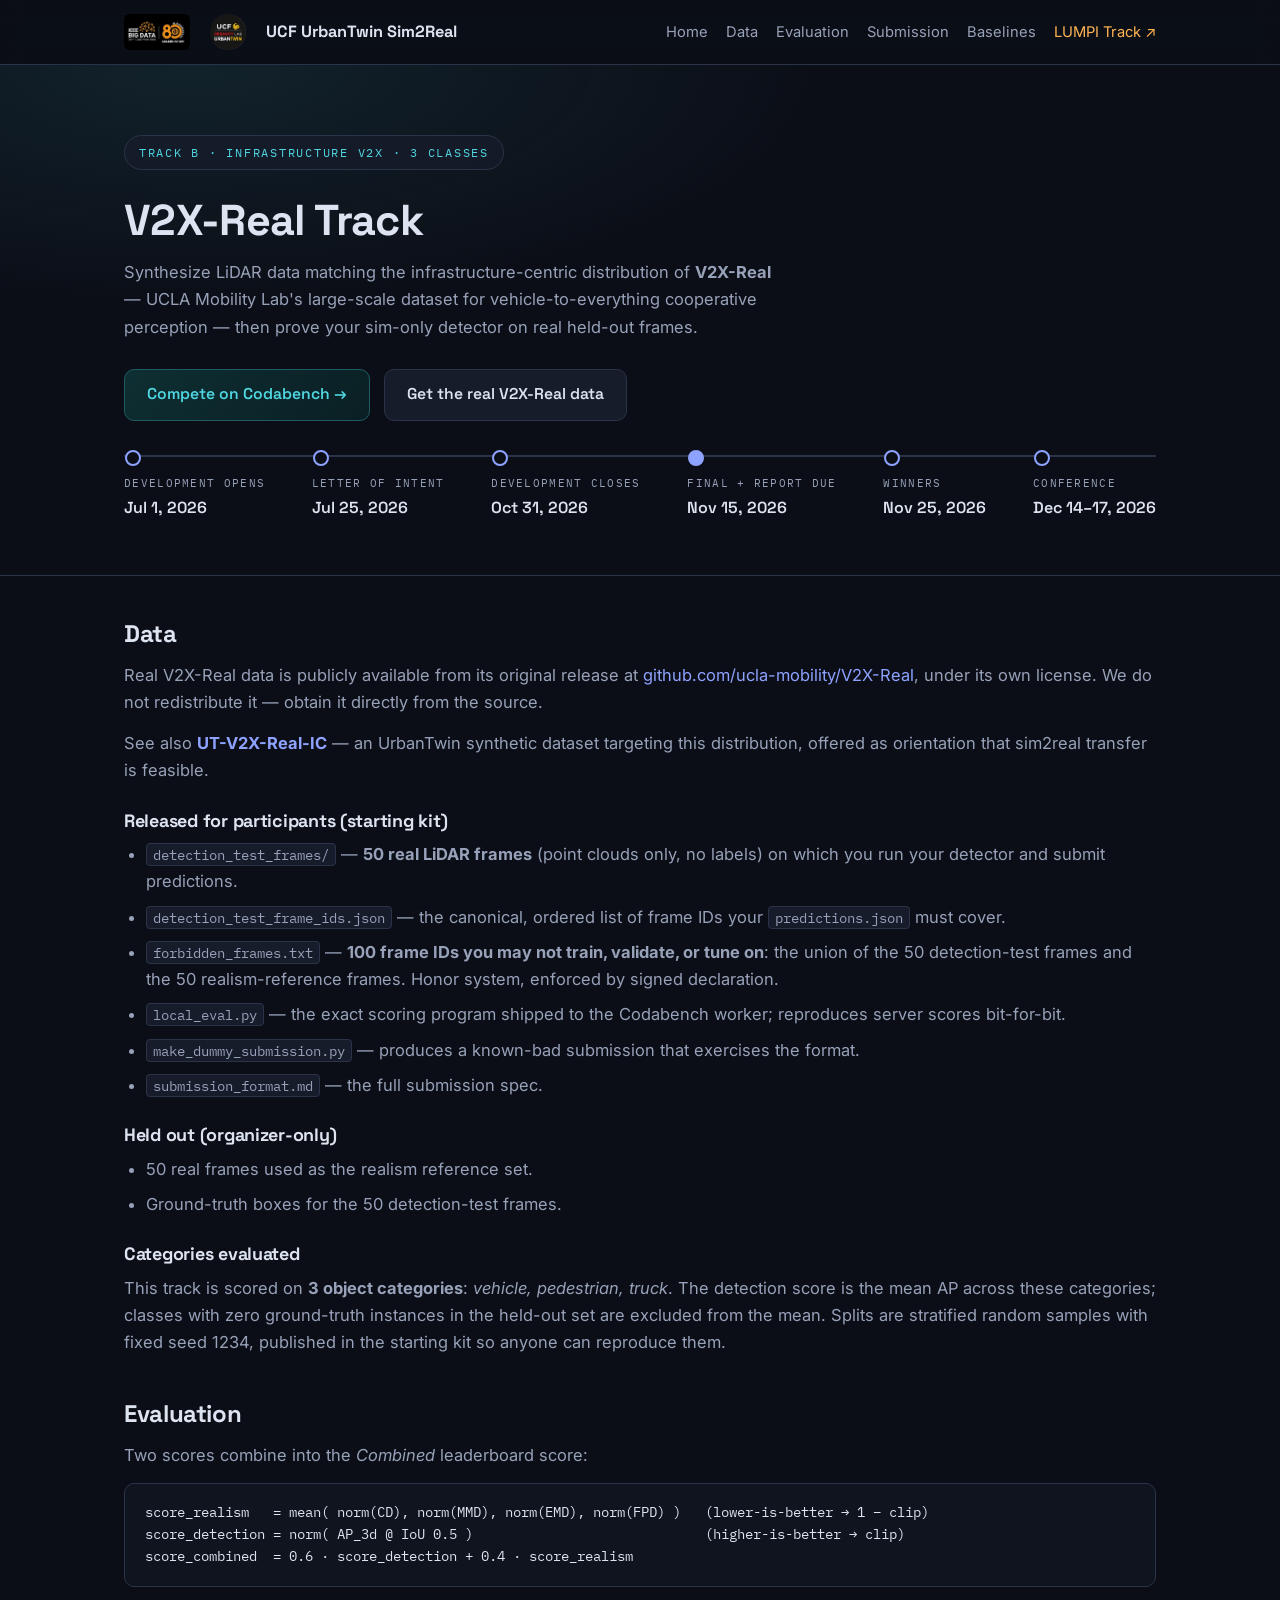
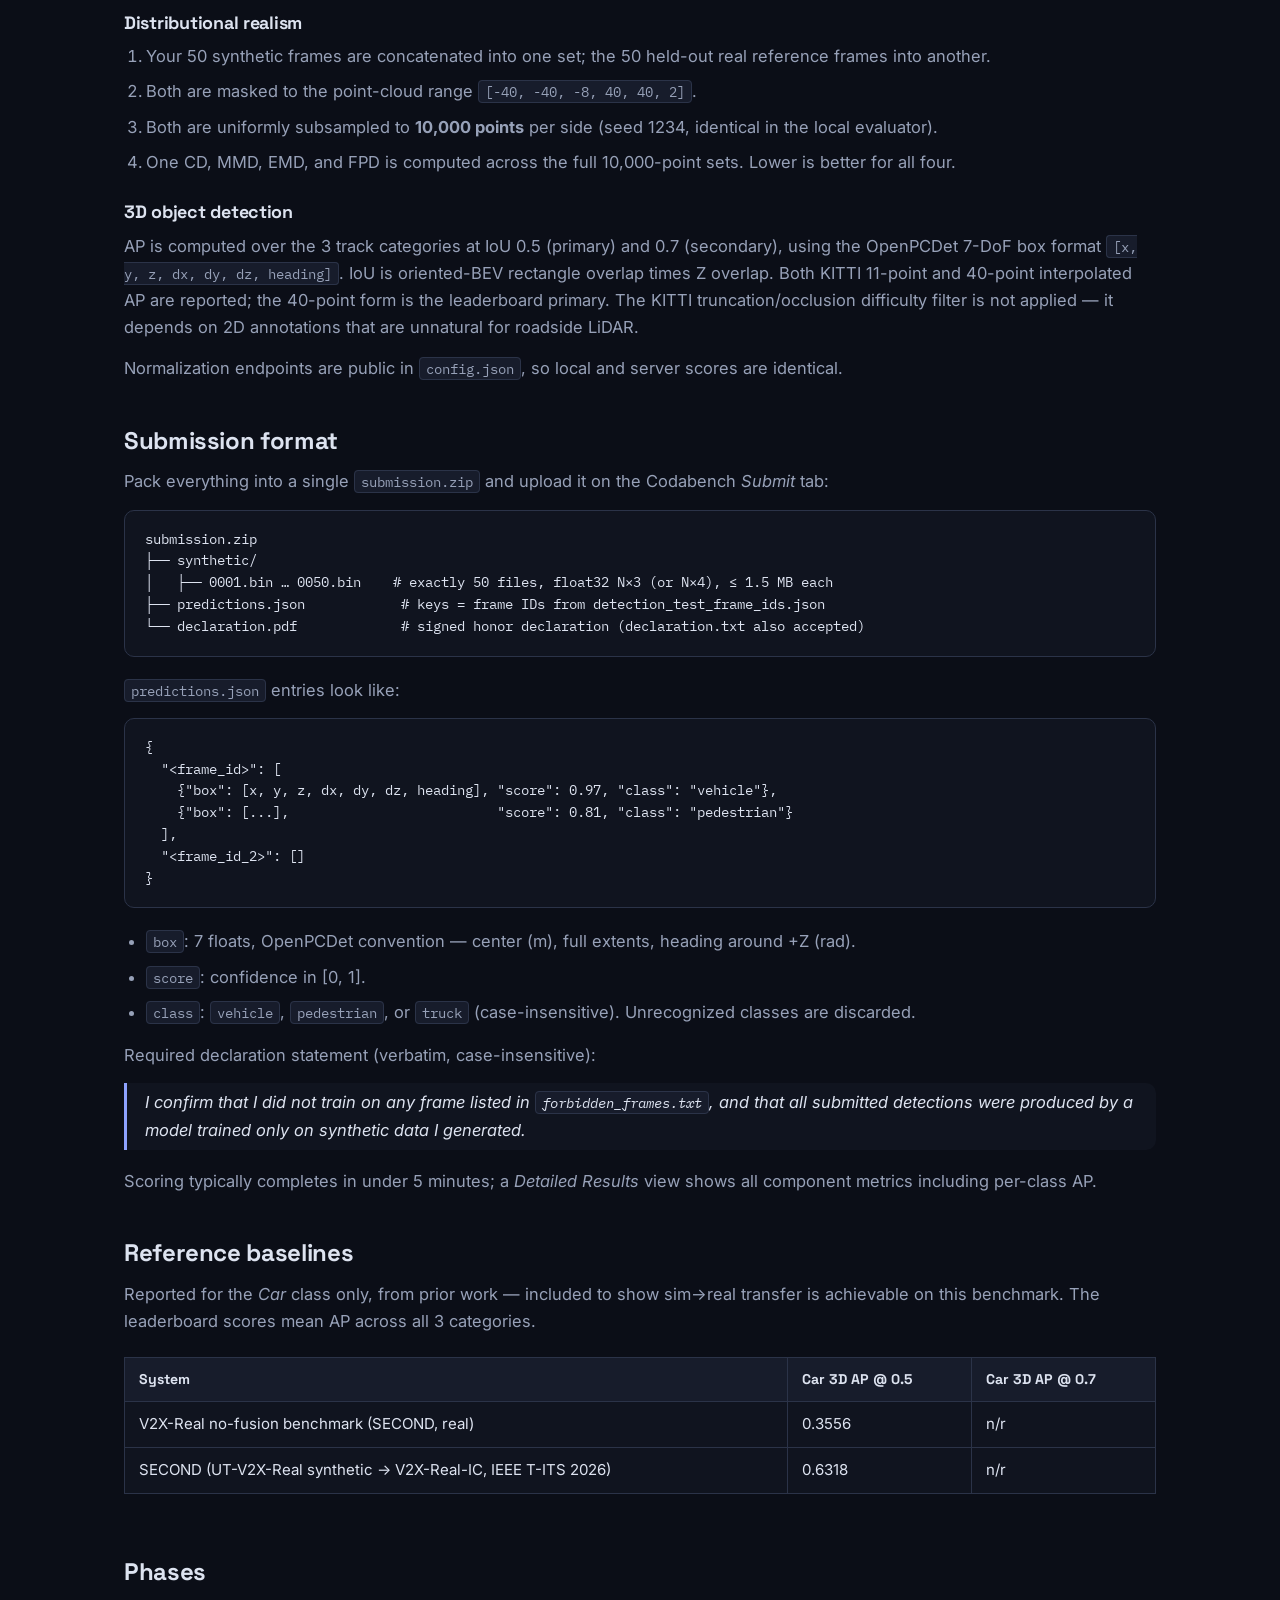
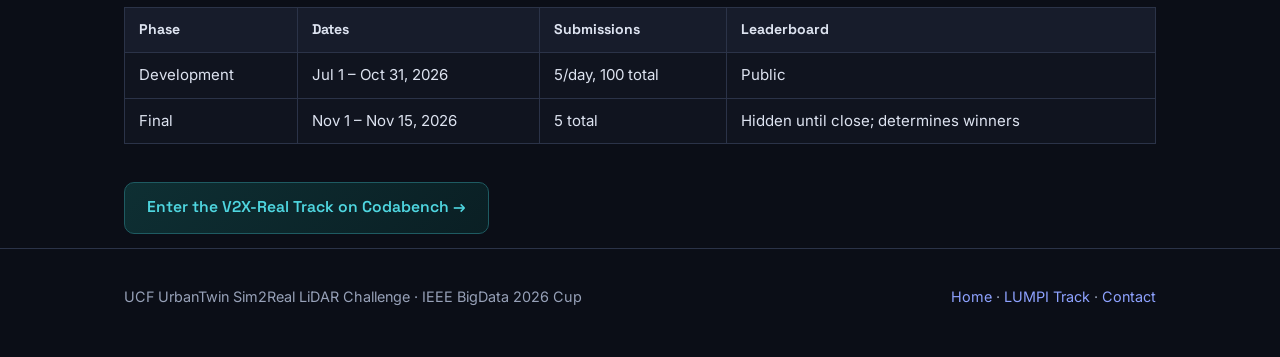
<file: v2x.html>
<!DOCTYPE html>
<html lang="en">
<head>
<meta charset="utf-8">
<meta name="viewport" content="width=device-width, initial-scale=1">
<title>V2X-Real Track — UCF UrbanTwin Sim2Real LiDAR Challenge | Muhammad Shahbaz &amp; Shaurya Agarwal, University of Central Florida</title>
<meta name="description" content="V2X-Real Track of the UCF UrbanTwin Sim2Real LiDAR Challenge at IEEE BigData 2026 Cup: synthesize LiDAR matching the V2X-Real infrastructure-centric distribution.">
<link rel="icon" type="image/png" href="urbanity-urbantwin.png">
<link rel="preconnect" href="https://fonts.googleapis.com">
<link rel="preconnect" href="https://fonts.gstatic.com" crossorigin>
<link href="https://fonts.googleapis.com/css2?family=Space+Grotesk:wght@500;600;700&family=Inter:wght@400;500;600&family=IBM+Plex+Mono:wght@400;500&display=swap" rel="stylesheet">
<link rel="stylesheet" href="style.css">
</head>
<body>

<nav class="nav">
  <div class="nav-inner">
    <img class="nav-logo" src="ieee-bigdata-logo.png" alt="IEEE Big Data 2026"><img class="nav-logo" src="urbanity-urbantwin.png" alt="UCF Urbanity Lab — UrbanTwin"><a class="nav-brand" href="index.html">UCF UrbanTwin&nbsp;Sim2Real</a>
    <div class="nav-links">
      <a href="index.html">Home</a>
      <a href="#data">Data</a>
      <a href="#evaluation">Evaluation</a>
      <a href="#submission">Submission</a>
      <a href="#baselines">Baselines</a>
      <a class="track-lumpi" href="lumpi.html">LUMPI Track ↗</a>
    </div>
  </div>
</nav>

<header class="track-hero v2x">
  <div class="wrap">
    <span class="eyebrow v2x">Track B · Infrastructure V2X · 3 classes</span>
    <h1>V2X-Real Track</h1>
    <p class="sub">Synthesize LiDAR data matching the infrastructure-centric distribution of <strong>V2X-Real</strong> — UCLA Mobility Lab's large-scale dataset for vehicle-to-everything cooperative perception — then prove your sim-only detector on real held-out frames.</p>
    <div class="hero-ctas">
      <a class="btn btn-v2x" href="https://www.codabench.org/competitions/16685/">Compete on Codabench →</a>
      <a class="btn" href="https://github.com/ucla-mobility/V2X-Real">Get the real V2X-Real data</a>
    </div>
    <div class="hero-facts hero-dates">
      <div class="fact"><div class="k">Development opens</div><div class="v">Jul 1, 2026</div></div>
      <div class="fact"><div class="k">Letter of intent</div><div class="v">Jul 25, 2026</div></div>
      <div class="fact"><div class="k">Development closes</div><div class="v">Oct 31, 2026</div></div>
      <div class="fact"><div class="k">Final + report due</div><div class="v">Nov 15, 2026</div></div>
      <div class="fact"><div class="k">Winners</div><div class="v">Nov 25, 2026</div></div>
      <div class="fact"><div class="k">Conference</div><div class="v">Dec 14–17, 2026</div></div>
    </div>
  </div>
</header>

<main class="wrap content">

<h2 id="data">Data</h2>
<p>Real V2X-Real data is publicly available from its original release at
<a href="https://github.com/ucla-mobility/V2X-Real">github.com/ucla-mobility/V2X-Real</a>, under its own license.
We do not redistribute it — obtain it directly from the source.</p>
<p>See also <a href="https://doi.org/10.7910/DVN/N6N4UR"><strong>UT-V2X-Real-IC</strong></a> — an UrbanTwin synthetic dataset targeting this distribution, offered as orientation that sim2real transfer is feasible.</p>

<h3>Released for participants (starting kit)</h3>
<ul>
  <li><code>detection_test_frames/</code> — <strong>50 real LiDAR frames</strong> (point clouds only, no labels) on which you run your detector and submit predictions.</li>
  <li><code>detection_test_frame_ids.json</code> — the canonical, ordered list of frame IDs your <code>predictions.json</code> must cover.</li>
  <li><code>forbidden_frames.txt</code> — <strong>100 frame IDs you may not train, validate, or tune on</strong>: the union of the 50 detection-test frames and the 50 realism-reference frames. Honor system, enforced by signed declaration.</li>
  <li><code>local_eval.py</code> — the exact scoring program shipped to the Codabench worker; reproduces server scores bit-for-bit.</li>
  <li><code>make_dummy_submission.py</code> — produces a known-bad submission that exercises the format.</li>
  <li><code>submission_format.md</code> — the full submission spec.</li>
</ul>

<h3>Held out (organizer-only)</h3>
<ul>
  <li>50 real frames used as the realism reference set.</li>
  <li>Ground-truth boxes for the 50 detection-test frames.</li>
</ul>

<h3>Categories evaluated</h3>
<p>This track is scored on <strong>3 object categories</strong>: <em>vehicle, pedestrian, truck</em>.
The detection score is the mean AP across these categories; classes with zero ground-truth instances in the held-out set are excluded from the mean.
Splits are stratified random samples with fixed seed 1234, published in the starting kit so anyone can reproduce them.</p>

<h2 id="evaluation">Evaluation</h2>
<p>Two scores combine into the <em>Combined</em> leaderboard score:</p>
<pre>score_realism   = mean( norm(CD), norm(MMD), norm(EMD), norm(FPD) )   (lower-is-better → 1 − clip)
score_detection = norm( AP_3d @ IoU 0.5 )                             (higher-is-better → clip)
score_combined  = 0.6 · score_detection + 0.4 · score_realism</pre>

<h3>Distributional realism</h3>
<ol>
  <li>Your 50 synthetic frames are concatenated into one set; the 50 held-out real reference frames into another.</li>
  <li>Both are masked to the point-cloud range <code>[-40, -40, -8, 40, 40, 2]</code>.</li>
  <li>Both are uniformly subsampled to <strong>10,000 points</strong> per side (seed 1234, identical in the local evaluator).</li>
  <li>One CD, MMD, EMD, and FPD is computed across the full 10,000-point sets. Lower is better for all four.</li>
</ol>

<h3>3D object detection</h3>
<p>AP is computed over the 3 track categories at IoU 0.5 (primary) and 0.7 (secondary),
using the OpenPCDet 7-DoF box format <code>[x, y, z, dx, dy, dz, heading]</code>.
IoU is oriented-BEV rectangle overlap times Z overlap. Both KITTI 11-point and 40-point interpolated AP
are reported; the 40-point form is the leaderboard primary. The KITTI truncation/occlusion difficulty
filter is not applied — it depends on 2D annotations that are unnatural for roadside LiDAR.</p>
<p>Normalization endpoints are public in <code>config.json</code>, so local and server scores are identical.</p>

<h2 id="submission">Submission format</h2>
<p>Pack everything into a single <code>submission.zip</code> and upload it on the Codabench <em>Submit</em> tab:</p>
<pre>submission.zip
├── synthetic/
│   ├── 0001.bin … 0050.bin    # exactly 50 files, float32 N×3 (or N×4), ≤ 1.5 MB each
├── predictions.json            # keys = frame IDs from detection_test_frame_ids.json
└── declaration.pdf             # signed honor declaration (declaration.txt also accepted)</pre>
<p><code>predictions.json</code> entries look like:</p>
<pre>{
  "&lt;frame_id&gt;": [
    {"box": [x, y, z, dx, dy, dz, heading], "score": 0.97, "class": "vehicle"},
    {"box": [...],                          "score": 0.81, "class": "pedestrian"}
  ],
  "&lt;frame_id_2&gt;": []
}</pre>
<ul>
  <li><code>box</code>: 7 floats, OpenPCDet convention — center (m), full extents, heading around +Z (rad).</li>
  <li><code>score</code>: confidence in [0, 1].</li>
  <li><code>class</code>: <code>vehicle</code>, <code>pedestrian</code>, or <code>truck</code> (case-insensitive). Unrecognized classes are discarded.</li>
</ul>
<p>Required declaration statement (verbatim, case-insensitive):</p>
<blockquote>I confirm that I did not train on any frame listed in <code>forbidden_frames.txt</code>, and that all submitted detections were produced by a model trained only on synthetic data I generated.</blockquote>
<p>Scoring typically completes in under 5 minutes; a <em>Detailed Results</em> view shows all component metrics including per-class AP.</p>

<h2 id="baselines">Reference baselines</h2>
<p>Reported for the <em>Car</em> class only, from prior work — included to show sim→real transfer is achievable on this benchmark. The leaderboard scores mean AP across all 3 categories.</p>
<div class="table-scroll">
<table>
  <tr><th>System</th><th>Car 3D AP @ 0.5</th><th>Car 3D AP @ 0.7</th></tr>
  <tr><td>V2X-Real no-fusion benchmark (SECOND, real)</td><td>0.3556</td><td>n/r</td></tr>
  <tr><td>SECOND (UT-V2X-Real synthetic → V2X-Real-IC, IEEE T-ITS 2026)</td><td>0.6318</td><td>n/r</td></tr>
</table>
</div>

<h2>Phases</h2>
<div class="table-scroll">
<table>
  <tr><th>Phase</th><th>Dates</th><th>Submissions</th><th>Leaderboard</th></tr>
  <tr><td>Development</td><td>Jul 1 – Oct 31, 2026</td><td>5/day, 100 total</td><td>Public</td></tr>
  <tr><td>Final</td><td>Nov 1 – Nov 15, 2026</td><td>5 total</td><td>Hidden until close; determines winners</td></tr>
</table>
</div>
<p style="margin-top:18px"><a class="btn btn-v2x" href="https://www.codabench.org/competitions/16685/">Enter the V2X-Real Track on Codabench →</a></p>

</main>

<footer>
  <div class="wrap">
    <div>UCF UrbanTwin Sim2Real LiDAR Challenge · IEEE BigData 2026 Cup</div>
    <div><a href="index.html">Home</a> · <a href="lumpi.html">LUMPI Track</a> · <a href="mailto:Muhammad.Shahbaz@ucf.edu">Contact</a></div>
  </div>
</footer>

</body>
</html>
</file>
<file: style.css>
/* UrbanTwin Sim2Real LiDAR Challenge — IEEE BigData 2026 Cup */
:root {
  --ink-950: #0b0e17;
  --ink-900: #10141f;
  --ink-800: #171c2b;
  --ink-700: #232a3d;
  --line: #2b3348;
  --text: #dde3f0;
  --text-dim: #97a1b8;
  --lumpi: #ffb454;   /* LUMPI amber */
  --v2x: #4fd6e0;     /* V2X-Real cyan */
  --accent: #8ea2ff;  /* shared indigo accent */
  --radius: 10px;
  --maxw: 1080px;
}

* { margin: 0; padding: 0; box-sizing: border-box; }

html { scroll-behavior: smooth; scroll-padding-top: 84px; }
@media (prefers-reduced-motion: reduce) {
  html { scroll-behavior: auto; }
  *, *::before, *::after { animation: none !important; transition: none !important; }
}

body {
  background: var(--ink-950);
  color: var(--text);
  font-family: "Inter", system-ui, -apple-system, "Segoe UI", sans-serif;
  font-size: 16.5px;
  line-height: 1.65;
  -webkit-font-smoothing: antialiased;
}

h1, h2, h3, h4 { font-family: "Space Grotesk", "Inter", sans-serif; line-height: 1.15; letter-spacing: -0.015em; }
code, pre, .mono { font-family: "IBM Plex Mono", ui-monospace, Consolas, monospace; }

a { color: var(--accent); text-decoration: none; }
a:hover { text-decoration: underline; }
a:focus-visible, button:focus-visible { outline: 2px solid var(--accent); outline-offset: 3px; border-radius: 3px; }

.wrap { max-width: var(--maxw); margin: 0 auto; padding: 0 24px; }

/* ---------- nav ---------- */
.nav {
  position: sticky; top: 0; z-index: 50;
  background: rgba(11, 14, 23, 0.86);
  backdrop-filter: blur(10px);
  border-bottom: 1px solid var(--line);
}
.nav-inner { display: flex; align-items: center; gap: 20px; height: 64px; max-width: var(--maxw); margin: 0 auto; padding: 0 24px; }
.nav-brand { display: flex; align-items: center; gap: 10px; font-family: "Space Grotesk", sans-serif; font-weight: 700; color: var(--text); font-size: 1.02rem; white-space: nowrap; }
.nav-brand img { width: 28px; height: 28px; border-radius: 6px; }
.nav-logo { display: block; align-self: center; height: 36px; width: auto; border-radius: 6px; }
@media (max-width: 760px) { .nav-logo { display: none; } }
.nav-brand:hover { text-decoration: none; }
.nav-links { display: flex; gap: 18px; margin-left: auto; flex-wrap: wrap; }
.nav-links a { color: var(--text-dim); font-size: 0.92rem; }
.nav-links a:hover { color: var(--text); text-decoration: none; }
.nav-links a.track-lumpi { color: var(--lumpi); }
.nav-links a.track-v2x { color: var(--v2x); }

/* ---------- hero ---------- */
.hero { position: relative; overflow: hidden; border-bottom: 1px solid var(--line); }
.hero-inner { position: relative; z-index: 2; max-width: var(--maxw); margin: 0 auto; padding: 96px 24px 88px; }
.eyebrow {
  display: inline-block; font-family: "IBM Plex Mono", monospace; font-size: 0.78rem;
  letter-spacing: 0.14em; text-transform: uppercase; color: var(--accent);
  border: 1px solid var(--line); border-radius: 999px; padding: 6px 14px;
  background: rgba(23, 28, 43, 0.7); margin-bottom: 26px;
}
.hero h1 { font-size: clamp(1.2rem, 3.8vw, 2.8rem); font-weight: 700; max-width: none; white-space: nowrap; }
.hero p.org-line, .track-hero p.org-line { margin: 0 0 14px; font-size: clamp(0.78rem, 1.7vw, 0.98rem); max-width: none; white-space: nowrap; }
.hero h1 .thin { color: var(--text-dim); font-weight: 500; }
.hero .sub { margin-top: 20px; max-width: 640px; color: var(--text-dim); font-size: 1.08rem; }
.hero-ctas { display: flex; gap: 14px; margin-top: 34px; flex-wrap: wrap; }

.btn {
  display: inline-block; padding: 12px 22px; border-radius: var(--radius);
  font-family: "Space Grotesk", sans-serif; font-weight: 600; font-size: 0.98rem;
  border: 1px solid var(--line); color: var(--text); background: var(--ink-800);
  transition: transform 0.15s ease, border-color 0.15s ease;
}
.btn:hover { text-decoration: none; transform: translateY(-2px); border-color: var(--text-dim); }
.btn-lumpi { background: linear-gradient(135deg, #3a2a12, #241a0c); border-color: #6b4d1e; color: var(--lumpi); }
.btn-lumpi:hover { border-color: var(--lumpi); }
.btn-v2x { background: linear-gradient(135deg, #0e2f33, #0a1f24); border-color: #1e5b62; color: var(--v2x); }
.btn-v2x:hover { border-color: var(--v2x); }

.hero-facts { display: flex; gap: 34px; margin-top: 44px; flex-wrap: wrap; }
.fact .k { font-family: "IBM Plex Mono", monospace; font-size: 0.74rem; letter-spacing: 0.12em; text-transform: uppercase; color: var(--text-dim); }
.fact .v { font-family: "Space Grotesk", sans-serif; font-size: 1.12rem; font-weight: 600; margin-top: 2px; }

/* logo strip — sits before the title, matching its text height */
.title-row { display: flex; align-items: center; gap: 20px; }
.logo-strip { display: flex; align-items: center; gap: 12px; flex-shrink: 0; }
.logo-strip a { display: block; line-height: 0; }
.logo-strip img { display: block; height: clamp(2.2rem, 6.6vw, 5rem); width: auto; border-radius: 10px; border: 1px solid var(--line); background: var(--ink-900); }
.title-row h1 { font-size: clamp(1.05rem, 2.9vw, 2.2rem); }
.logo-strip a:hover img { border-color: var(--text-dim); }
@media (max-width: 640px) { .title-row { flex-wrap: wrap; } .logo-strip img { height: 56px; } }

/* hero dates timeline strip */
.hero-dates { margin-top: 34px; border-top: 2px solid var(--line); padding-top: 18px; display: grid; grid-template-columns: repeat(6, auto); justify-content: space-between; gap: 14px; }
.hero-dates .fact .k { font-size: clamp(0.58rem, 0.85vw, 0.74rem); white-space: nowrap; }
.hero-dates .fact .v { font-size: clamp(0.78rem, 1.25vw, 1.05rem); white-space: nowrap; }
.hero-dates .fact { position: relative; }
.hero-dates .fact::before {
  content: ""; position: absolute; top: -25px; left: 1px;
  width: 12px; height: 12px; border-radius: 50%;
  background: var(--ink-950); border: 2px solid var(--accent);
}
.hero-dates .fact:nth-child(4)::before { background: var(--accent); } /* final deadline emphasized */

/* hero background — real vs synthetic frames from the UrbanTwin paper,
   each drawn in by its own scan line */
.hero-bg {
  position: absolute; inset: 0; z-index: 0;
  display: grid; grid-template-columns: 1fr 1fr; grid-template-rows: 1fr 1fr; gap: 3px;
}
.hero-bg .cell { position: relative; overflow: hidden; background: var(--ink-950); }
.hero-bg img {
  width: 100%; height: 100%; object-fit: cover; display: block;
  clip-path: inset(0 100% 0 0);
  animation: hf-draw 18s linear infinite;
}
.hero-bg .cell::after {
  content: ""; position: absolute; top: 0; bottom: 0; left: 0; width: 3px; opacity: 0;
  animation: hf-line 18s linear infinite;
}
.hero-bg .lumpi-cell::after { background: var(--lumpi); box-shadow: 0 0 18px 3px rgba(255,180,84,0.55); }
.hero-bg .v2x-cell::after { background: var(--v2x); box-shadow: 0 0 18px 3px rgba(79,214,224,0.55); }
.hero-bg .cell:nth-child(1) img, .hero-bg .cell:nth-child(1)::after, .hero-bg .cell:nth-child(1) .cell-label { animation-delay: 0s; }
.hero-bg .cell:nth-child(2) img, .hero-bg .cell:nth-child(2)::after, .hero-bg .cell:nth-child(2) .cell-label { animation-delay: 4.5s; }
.hero-bg .cell:nth-child(3) img, .hero-bg .cell:nth-child(3)::after, .hero-bg .cell:nth-child(3) .cell-label { animation-delay: 9s; }
.hero-bg .cell:nth-child(4) img, .hero-bg .cell:nth-child(4)::after, .hero-bg .cell:nth-child(4) .cell-label { animation-delay: 13.5s; }
.cell-label {
  position: absolute; top: 50%; left: 0; opacity: 0;
  transform: translate(calc(-100% - 14px), -50%);
  font-family: "IBM Plex Mono", monospace; font-size: 0.78rem; font-weight: 500;
  letter-spacing: 0.16em; text-transform: uppercase; white-space: nowrap;
  animation: hf-label 18s linear infinite;
}
.lumpi-cell .cell-label { color: var(--lumpi); text-shadow: 0 0 12px rgba(255,180,84,0.8); }
.v2x-cell .cell-label { color: var(--v2x); text-shadow: 0 0 12px rgba(79,214,224,0.8); }
@keyframes hf-label {
  0%    { left: 0%;               opacity: 0; }
  2%    { opacity: 1; }
  20%   { opacity: 1; }
  21.9% { left: calc(100% - 3px); opacity: 1; }
  22%   { opacity: 0; }
  100%  { left: calc(100% - 3px); opacity: 0; }
}
@keyframes hf-draw {
  0%   { clip-path: inset(0 100% 0 0); opacity: 1; }
  22%  { clip-path: inset(0 0 0 0);    opacity: 1; }
  90%  { clip-path: inset(0 0 0 0);    opacity: 1; }
  99%  { clip-path: inset(0 0 0 0);    opacity: 0; }
  100% { clip-path: inset(0 100% 0 0); opacity: 0; }
}
@keyframes hf-line {
  0%    { left: 0%;              opacity: 1; }
  21.9% { left: calc(100% - 3px); opacity: 1; }
  22%   { opacity: 0; }
  100%  { left: calc(100% - 3px); opacity: 0; }
}
.hero-shade {
  position: absolute; inset: 0; z-index: 1;
  background:
    linear-gradient(90deg, rgba(11,14,23,0.94) 0%, rgba(11,14,23,0.82) 45%, rgba(11,14,23,0.55) 100%),
    linear-gradient(180deg, rgba(11,14,23,0.35) 0%, transparent 40%, rgba(11,14,23,0.85) 100%);
}
@media (prefers-reduced-motion: reduce) {
  .hero-bg img { animation: none; clip-path: none; opacity: 0.9; }
  .hero-bg .cell::after { display: none; }
  .cell-label { animation: none; opacity: 0.45; }
}

/* ---------- sections ---------- */
section { padding: 72px 0; border-bottom: 1px solid var(--line); }
section:last-of-type { border-bottom: none; }
.sec-label { font-family: "IBM Plex Mono", monospace; font-size: 0.76rem; letter-spacing: 0.16em; text-transform: uppercase; color: var(--accent); margin-bottom: 12px; }
section h2 { font-size: clamp(1.5rem, 3vw, 2.1rem); margin-bottom: 18px; }
section .lede { color: var(--text-dim); max-width: 700px; margin-bottom: 30px; }

/* track cards */
.tracks { display: grid; grid-template-columns: 1fr 1fr; gap: 22px; }
.track-card {
  border: 1px solid var(--line); border-radius: var(--radius); background: var(--ink-900);
  padding: 30px 28px; position: relative; overflow: hidden; display: flex; flex-direction: column;
}
.track-card::before { content: ""; position: absolute; top: 0; left: 0; right: 0; height: 3px; }
.track-card.lumpi::before { background: var(--lumpi); }
.track-card.v2x::before { background: var(--v2x); }
.track-card .tag { font-family: "IBM Plex Mono", monospace; font-size: 0.74rem; letter-spacing: 0.12em; text-transform: uppercase; }
.track-card.lumpi .tag { color: var(--lumpi); }
.track-card.v2x .tag { color: var(--v2x); }
.track-card h3 { font-size: 1.4rem; margin: 10px 0 12px; }
.track-card p { color: var(--text-dim); font-size: 0.97rem; flex: 1; }
.track-meta { margin: 18px 0 22px; display: grid; gap: 8px; font-size: 0.92rem; }
.track-meta div { display: flex; gap: 10px; }
.track-meta .mk { font-family: "IBM Plex Mono", monospace; color: var(--text-dim); min-width: 96px; font-size: 0.82rem; padding-top: 2px; }
.track-actions { display: flex; gap: 12px; flex-wrap: wrap; }
.btn-sm { padding: 9px 16px; font-size: 0.9rem; }

/* steps */
.steps { display: grid; grid-template-columns: repeat(4, 1fr); gap: 18px; counter-reset: step; }
.step { border: 1px solid var(--line); border-radius: var(--radius); background: var(--ink-900); padding: 22px 20px; }
.step::before {
  counter-increment: step; content: counter(step, decimal-leading-zero);
  font-family: "IBM Plex Mono", monospace; color: var(--accent); font-size: 0.8rem; letter-spacing: 0.1em;
}
.step h4 { margin: 8px 0 8px; font-size: 1.02rem; }
.step p { color: var(--text-dim); font-size: 0.9rem; }

/* scoring */
.score-formula {
  border: 1px solid var(--line); border-radius: var(--radius); background: var(--ink-900);
  padding: 26px 28px; font-family: "IBM Plex Mono", monospace; font-size: 0.95rem;
  overflow-x: auto; margin-bottom: 26px; white-space: pre;
}
.score-formula .w60 { color: var(--lumpi); }
.score-formula .w40 { color: var(--v2x); }
.metric-grid { display: grid; grid-template-columns: repeat(4, 1fr); gap: 16px; }
.metric { border: 1px solid var(--line); border-radius: var(--radius); background: var(--ink-900); padding: 18px; }
.metric .abbr { font-family: "Space Grotesk", sans-serif; font-weight: 700; font-size: 1.2rem; color: var(--accent); }
.metric p { font-size: 0.86rem; color: var(--text-dim); margin-top: 6px; }

/* timeline */
.timeline { list-style: none; border-left: 2px solid var(--line); margin-left: 8px; }
.timeline li { position: relative; padding: 0 0 26px 28px; }
.timeline li::before {
  content: ""; position: absolute; left: -7px; top: 6px; width: 12px; height: 12px;
  border-radius: 50%; background: var(--ink-950); border: 2px solid var(--accent);
}
.timeline li.milestone::before { background: var(--accent); }
.timeline .date { font-family: "IBM Plex Mono", monospace; font-size: 0.82rem; color: var(--accent); letter-spacing: 0.05em; }
.timeline .what { font-weight: 600; font-family: "Space Grotesk", sans-serif; }
.timeline .note { color: var(--text-dim); font-size: 0.92rem; }

/* tables */
.table-scroll { overflow-x: auto; }
table { border-collapse: collapse; width: 100%; font-size: 0.94rem; }
th, td { border: 1px solid var(--line); padding: 10px 14px; text-align: left; }
th { background: var(--ink-800); font-family: "Space Grotesk", sans-serif; font-size: 0.88rem; }
td { background: var(--ink-900); }
td .mono, th .mono { font-size: 0.85rem; }

/* prizes */
.prizes { display: grid; grid-template-columns: repeat(3, 1fr); gap: 18px; max-width: 720px; }
.prize { border: 1px solid var(--line); border-radius: var(--radius); background: var(--ink-900); padding: 24px; text-align: center; }
.prize .place { font-family: "IBM Plex Mono", monospace; font-size: 0.78rem; letter-spacing: 0.14em; text-transform: uppercase; color: var(--text-dim); }
.prize .amount { font-family: "Space Grotesk", sans-serif; font-size: 2rem; font-weight: 700; margin-top: 6px; }
.prize:nth-child(1) .amount { color: var(--lumpi); }

/* rules */
.rule-cols { display: grid; grid-template-columns: 1fr 1fr; gap: 22px; }
.rule-box { border: 1px solid var(--line); border-radius: var(--radius); background: var(--ink-900); padding: 26px 28px; }
.rule-box h3 { font-size: 1.1rem; margin-bottom: 14px; }
.rule-box.allowed h3 { color: #7ee08a; }
.rule-box.forbidden h3 { color: #ff7a7a; }
.rule-box ul { margin-left: 18px; color: var(--text-dim); font-size: 0.95rem; display: grid; gap: 10px; }

/* generic content blocks (track pages) */
.content h2 { font-size: 1.5rem; margin: 44px 0 14px; }
.content h3 { font-size: 1.12rem; margin: 26px 0 10px; color: var(--text); }
.content p, .content li { color: var(--text-dim); }
.content p { margin-bottom: 14px; }
.content ul, .content ol { margin: 0 0 16px 22px; display: grid; gap: 8px; }
.content pre {
  background: var(--ink-900); border: 1px solid var(--line); border-radius: var(--radius);
  padding: 18px 20px; overflow-x: auto; font-size: 0.88rem; margin: 14px 0 20px; line-height: 1.55;
}
.content code { background: var(--ink-800); border: 1px solid var(--line); border-radius: 4px; padding: 1px 6px; font-size: 0.86em; }
.content pre code { background: none; border: none; padding: 0; }
.content blockquote { border-left: 3px solid var(--accent); padding: 6px 18px; background: var(--ink-900); border-radius: 0 var(--radius) var(--radius) 0; margin: 14px 0 18px; font-style: italic; }
.content table { margin: 8px 0 20px; }

/* track page hero */
.track-hero { border-bottom: 1px solid var(--line); padding: 70px 0 54px; position: relative; overflow: hidden; }
.track-hero.lumpi { background: radial-gradient(900px 340px at 15% 0%, rgba(255, 180, 84, 0.10), transparent 70%), var(--ink-950); }
.track-hero.v2x { background: radial-gradient(900px 340px at 15% 0%, rgba(79, 214, 224, 0.10), transparent 70%), var(--ink-950); }
.track-hero h1 { font-size: clamp(1.8rem, 4vw, 2.7rem); max-width: 780px; }
.track-hero .sub { color: var(--text-dim); margin-top: 14px; max-width: 660px; }
.track-hero .hero-ctas { margin-top: 28px; }
.track-hero .eyebrow.lumpi { color: var(--lumpi); }
.track-hero .eyebrow.v2x { color: var(--v2x); }

/* reference lists: bold title line, description on its own line */
.ref-list { list-style: none; margin-left: 0 !important; gap: 16px !important; }
.ref-list li { border-left: 2px solid var(--line); padding-left: 16px; }
.ref-list li > a { display: block; line-height: 1.4; }
.ref-list .ref-desc { display: block; color: var(--text-dim); font-size: 0.93rem; margin-top: 3px; }

/* citations */
details.bib { border: 1px solid var(--line); border-radius: var(--radius); background: var(--ink-900); margin-bottom: 12px; }
details.bib summary { cursor: pointer; padding: 14px 18px; font-family: "Space Grotesk", sans-serif; font-weight: 600; font-size: 0.98rem; }
details.bib pre { margin: 0 18px 16px; white-space: pre-wrap; }

/* organizers / footer */
.orgs { display: flex; gap: 22px; flex-wrap: wrap; }
.org { border: 1px solid var(--line); border-radius: var(--radius); background: var(--ink-900); padding: 22px 26px; min-width: 260px; }
.org .name { font-family: "Space Grotesk", sans-serif; font-weight: 700; font-size: 1.05rem; }
.org .aff { color: var(--text-dim); font-size: 0.92rem; }

footer { border-top: 1px solid var(--line); padding: 36px 0 48px; color: var(--text-dim); font-size: 0.9rem; }
footer .wrap { display: flex; justify-content: space-between; gap: 20px; flex-wrap: wrap; }

.notice {
  border: 1px solid #6b4d1e; background: rgba(255, 180, 84, 0.06); border-radius: var(--radius);
  padding: 14px 18px; font-size: 0.92rem; color: var(--text-dim); margin-top: 24px;
}
.notice strong { color: var(--lumpi); }

@media (max-width: 900px) {
  .steps, .metric-grid { grid-template-columns: 1fr 1fr; }
}
@media (max-width: 640px) {
  .tracks, .rule-cols, .steps, .metric-grid, .prizes { grid-template-columns: 1fr; }
  .hero h1, .hero p.org-line { white-space: normal; }
  .hero-dates { grid-template-columns: repeat(2, auto); row-gap: 20px; }
  .nav-links { gap: 12px; }
  .hero-inner { padding: 70px 24px 60px; }
}
</file>
